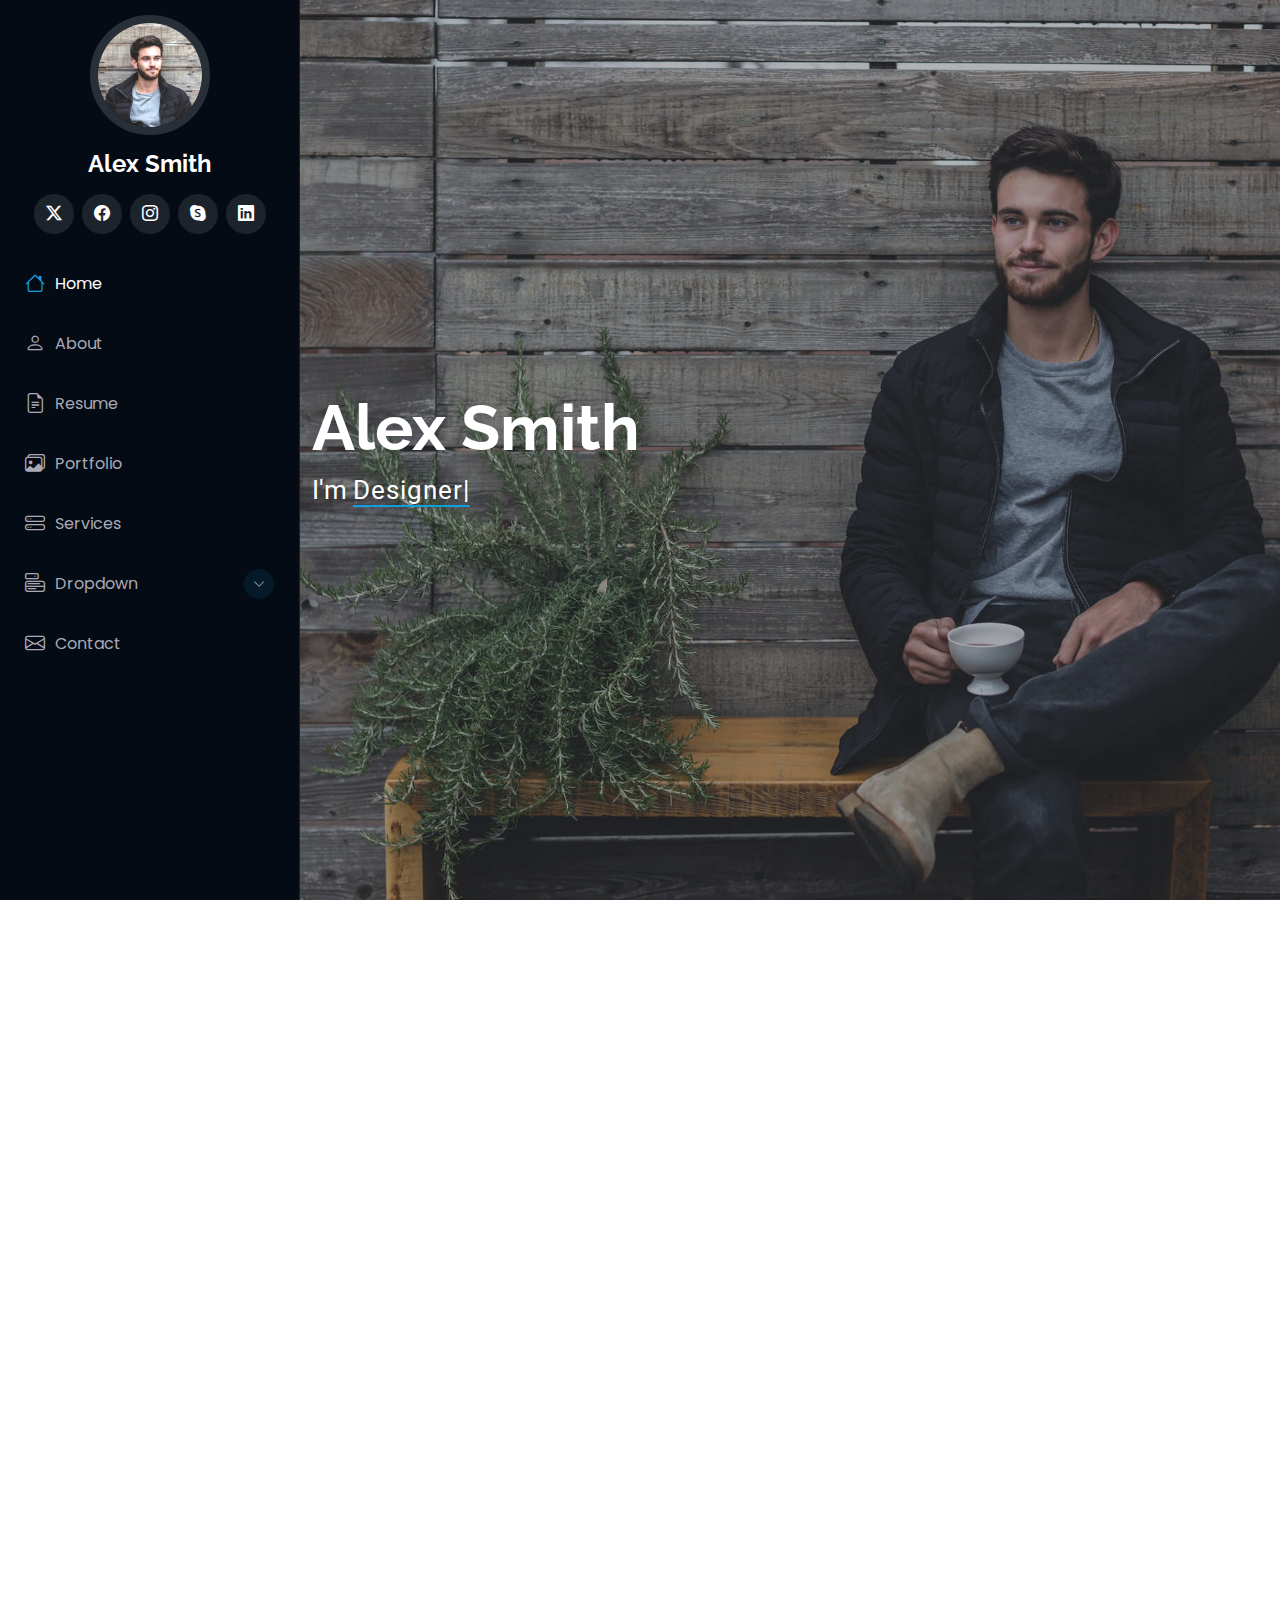
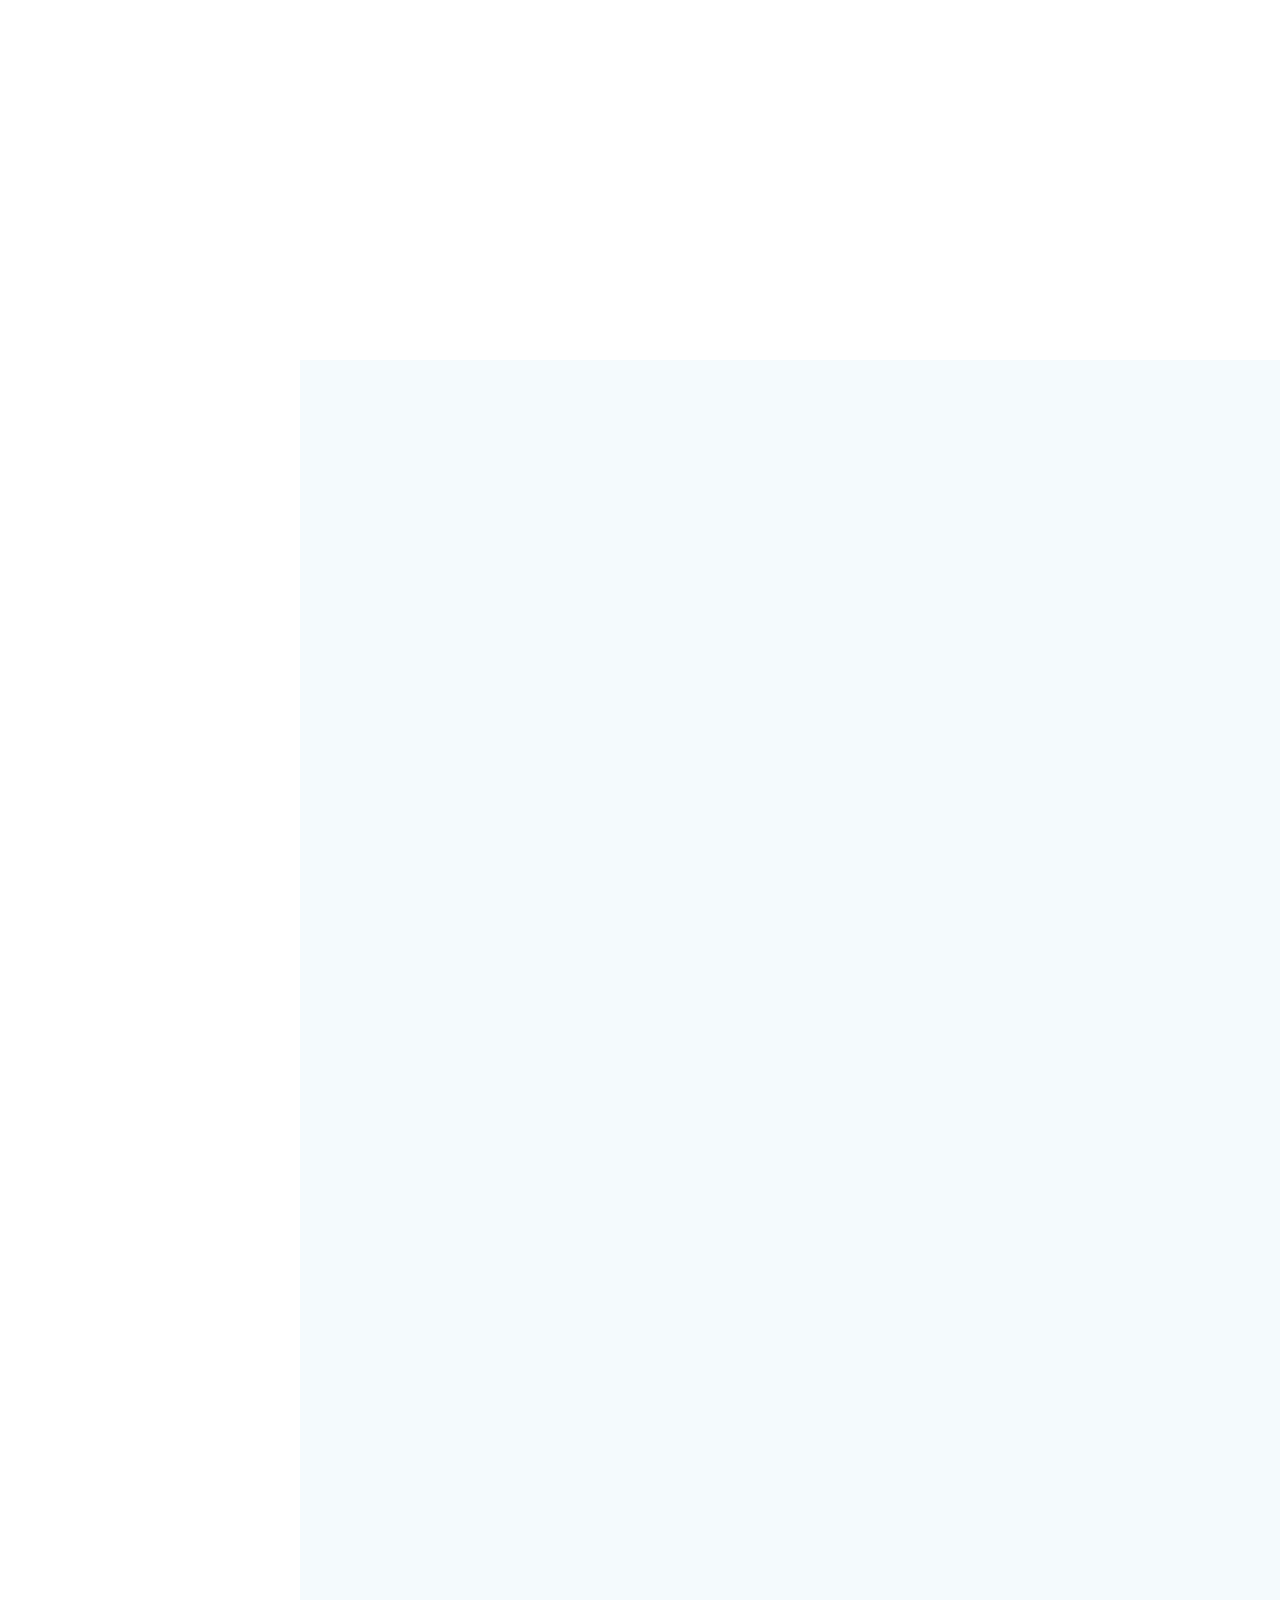
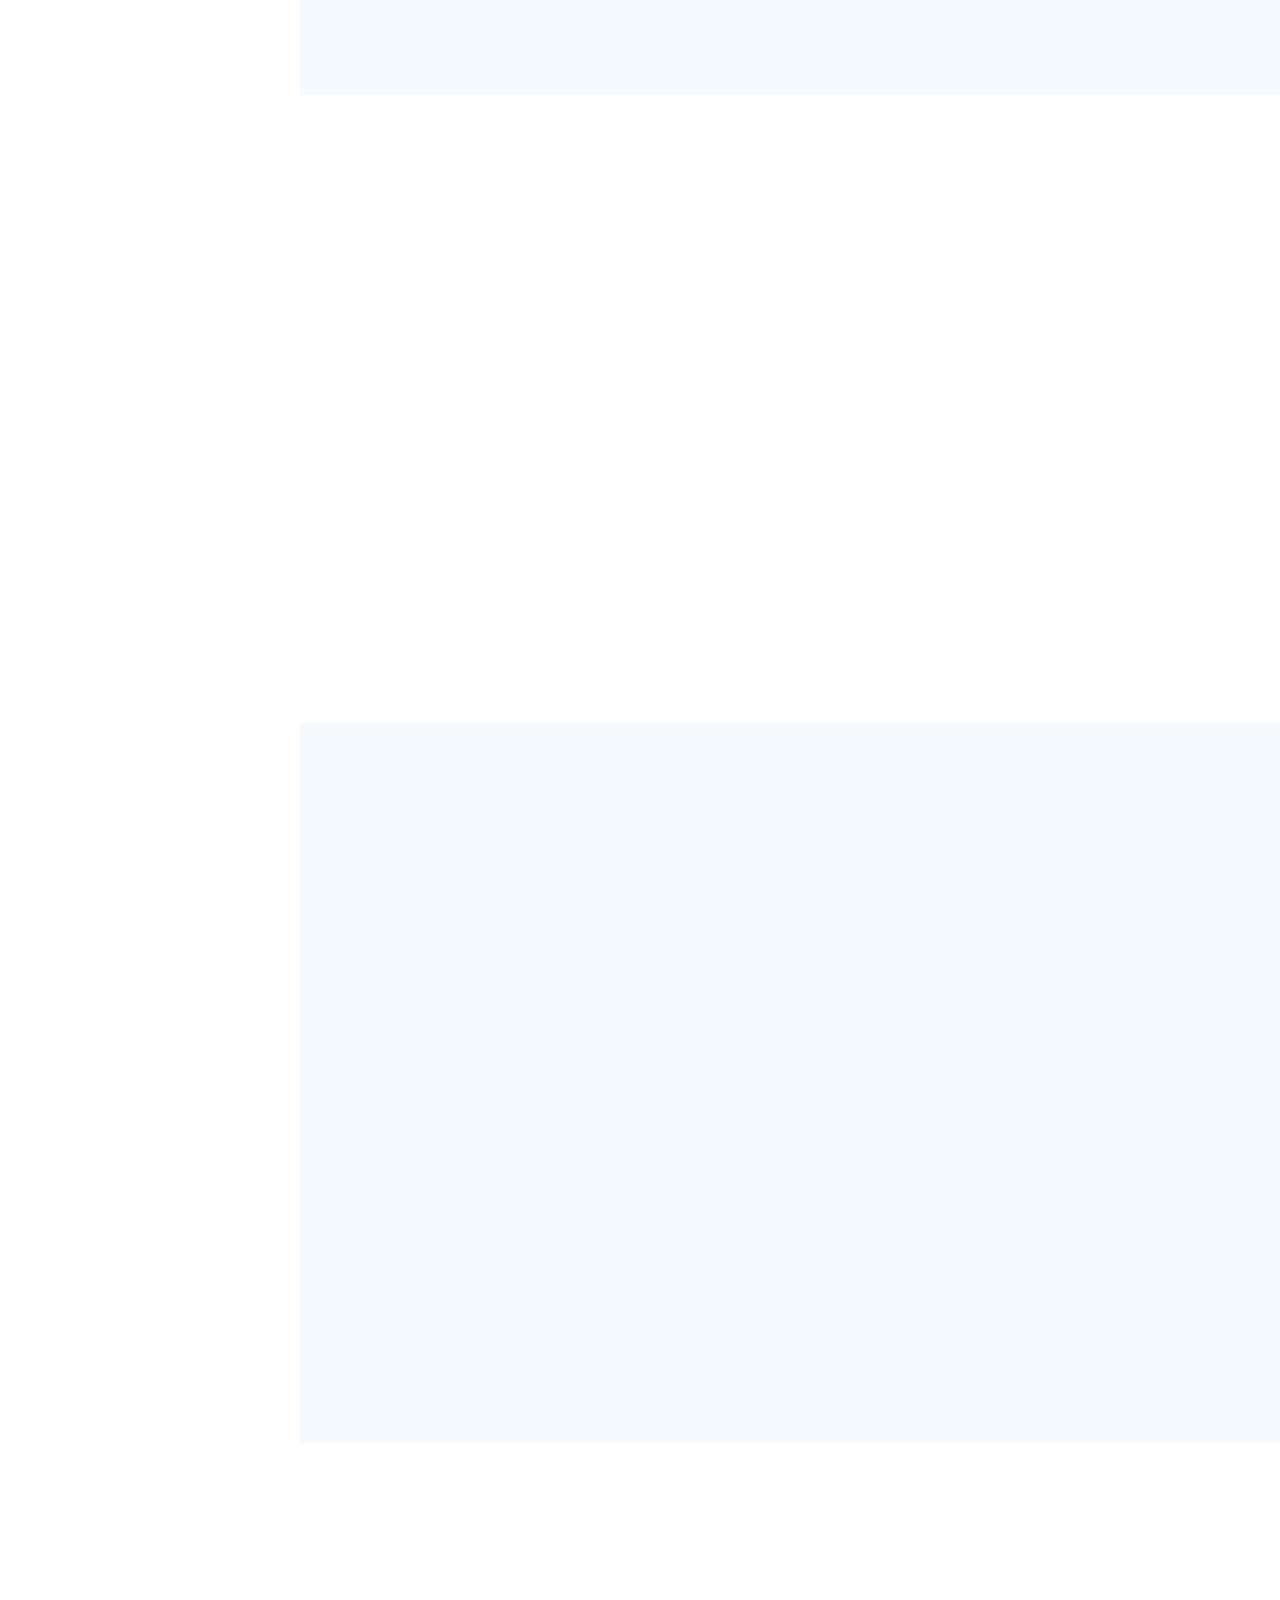
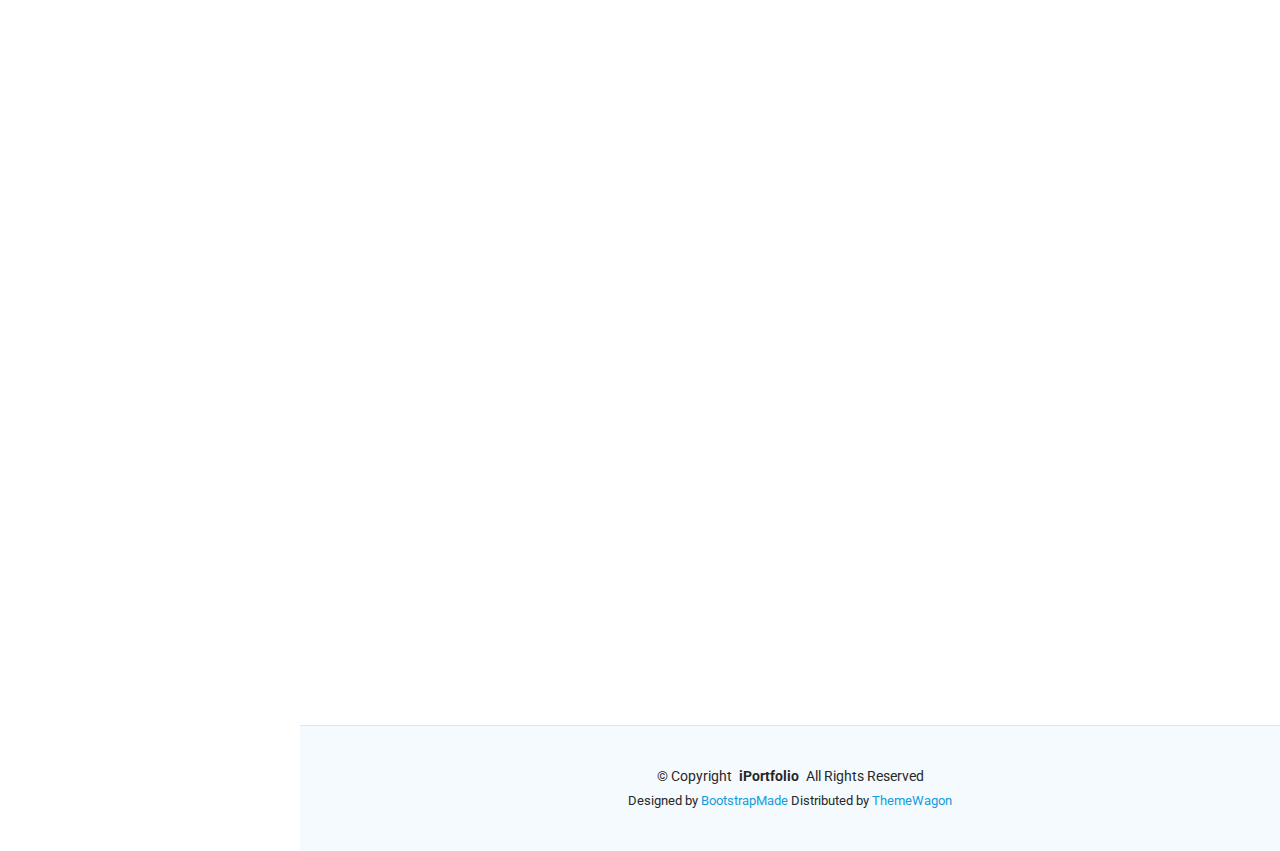
<file: index.html>
<!DOCTYPE html>
<html lang="en">

<head>
  <meta charset="utf-8">
  <meta content="width=device-width, initial-scale=1.0" name="viewport">
  <title>Index - iPortfolio Bootstrap Template</title>
  <meta content="" name="description">
  <meta content="" name="keywords">

  <!-- Favicons -->
  <link href="assets/img/favicon.png" rel="icon">
  <link href="assets/img/apple-touch-icon.png" rel="apple-touch-icon">

  <!-- Fonts -->
  <link href="https://fonts.googleapis.com" rel="preconnect">
  <link href="https://fonts.gstatic.com" rel="preconnect" crossorigin>
  <link href="https://fonts.googleapis.com/css2?family=Roboto:ital,wght@0,100;0,300;0,400;0,500;0,700;0,900;1,100;1,300;1,400;1,500;1,700;1,900&family=Poppins:ital,wght@0,100;0,200;0,300;0,400;0,500;0,600;0,700;0,800;0,900;1,100;1,200;1,300;1,400;1,500;1,600;1,700;1,800;1,900&family=Raleway:ital,wght@0,100;0,200;0,300;0,400;0,500;0,600;0,700;0,800;0,900;1,100;1,200;1,300;1,400;1,500;1,600;1,700;1,800;1,900&display=swap" rel="stylesheet">

  <!-- Vendor CSS Files -->
  <link href="assets/vendor/bootstrap/css/bootstrap.min.css" rel="stylesheet">
  <link href="assets/vendor/bootstrap-icons/bootstrap-icons.css" rel="stylesheet">
  <link href="assets/vendor/aos/aos.css" rel="stylesheet">
  <link href="assets/vendor/glightbox/css/glightbox.min.css" rel="stylesheet">
  <link href="assets/vendor/swiper/swiper-bundle.min.css" rel="stylesheet">

  <!-- Main CSS File -->
  <link href="assets/css/main.css" rel="stylesheet">

  <!-- =======================================================
  * Template Name: iPortfolio
  * Template URL: https://bootstrapmade.com/iportfolio-bootstrap-portfolio-websites-template/
  * Updated: Jun 29 2024 with Bootstrap v5.3.3
  * Author: BootstrapMade.com
  * License: https://bootstrapmade.com/license/
  ======================================================== -->
</head>

<body class="index-page">

  <header id="header" class="header dark-background d-flex flex-column">
    <i class="header-toggle d-xl-none bi bi-list"></i>

    <div class="profile-img">
      <img src="assets/img/my-profile-img.jpg" alt="" class="img-fluid rounded-circle">
    </div>

    <a href="index.html" class="logo d-flex align-items-center justify-content-center">
      <!-- Uncomment the line below if you also wish to use an image logo -->
      <!-- <img src="assets/img/logo.png" alt=""> -->
      <h1 class="sitename">Alex Smith</h1>
    </a>

    <div class="social-links text-center">
      <a href="#" class="twitter"><i class="bi bi-twitter-x"></i></a>
      <a href="#" class="facebook"><i class="bi bi-facebook"></i></a>
      <a href="#" class="instagram"><i class="bi bi-instagram"></i></a>
      <a href="#" class="google-plus"><i class="bi bi-skype"></i></a>
      <a href="#" class="linkedin"><i class="bi bi-linkedin"></i></a>
    </div>

    <nav id="navmenu" class="navmenu">
      <ul>
        <li><a href="#hero" class="active"><i class="bi bi-house navicon"></i>Home</a></li>
        <li><a href="#about"><i class="bi bi-person navicon"></i> About</a></li>
        <li><a href="#resume"><i class="bi bi-file-earmark-text navicon"></i> Resume</a></li>
        <li><a href="#portfolio"><i class="bi bi-images navicon"></i> Portfolio</a></li>
        <li><a href="#services"><i class="bi bi-hdd-stack navicon"></i> Services</a></li>
        <li class="dropdown"><a href="#"><i class="bi bi-menu-button navicon"></i> <span>Dropdown</span> <i class="bi bi-chevron-down toggle-dropdown"></i></a>
          <ul>
            <li><a href="#">Dropdown 1</a></li>
            <li class="dropdown"><a href="#"><span>Deep Dropdown</span> <i class="bi bi-chevron-down toggle-dropdown"></i></a>
              <ul>
                <li><a href="#">Deep Dropdown 1</a></li>
                <li><a href="#">Deep Dropdown 2</a></li>
                <li><a href="#">Deep Dropdown 3</a></li>
                <li><a href="#">Deep Dropdown 4</a></li>
                <li><a href="#">Deep Dropdown 5</a></li>
              </ul>
            </li>
            <li><a href="#">Dropdown 2</a></li>
            <li><a href="#">Dropdown 3</a></li>
            <li><a href="#">Dropdown 4</a></li>
          </ul>
        </li>
        <li><a href="#contact"><i class="bi bi-envelope navicon"></i> Contact</a></li>
      </ul>
    </nav>

  </header>

  <main class="main">

    <!-- Hero Section -->
    <section id="hero" class="hero section dark-background">

      <img src="assets/img/hero-bg.jpg" alt="" data-aos="fade-in" class="">

      <div class="container" data-aos="fade-up" data-aos-delay="100">
        <h2>Alex Smith</h2>
        <p>I'm <span class="typed" data-typed-items="Designer, Developer, Freelancer, Photographer">Designer</span><span class="typed-cursor typed-cursor--blink" aria-hidden="true"></span><span class="typed-cursor typed-cursor--blink" aria-hidden="true"></span></p>
      </div>

    </section><!-- /Hero Section -->

    <!-- About Section -->
    <section id="about" class="about section">

      <!-- Section Title -->
      <div class="container section-title" data-aos="fade-up">
        <h2>About</h2>
        <p>Magnam dolores commodi suscipit. Necessitatibus eius consequatur ex aliquid fuga eum quidem. Sit sint consectetur velit. Quisquam quos quisquam cupiditate. Et nemo qui impedit suscipit alias ea. Quia fugiat sit in iste officiis commodi quidem hic quas.</p>
      </div><!-- End Section Title -->

      <div class="container" data-aos="fade-up" data-aos-delay="100">

        <div class="row gy-4 justify-content-center">
          <div class="col-lg-4">
            <img src="assets/img/my-profile-img.jpg" class="img-fluid" alt="">
          </div>
          <div class="col-lg-8 content">
            <h2>UI/UX Designer &amp; Web Developer.</h2>
            <p class="fst-italic py-3">
              Lorem ipsum dolor sit amet, consectetur adipiscing elit, sed do eiusmod tempor incididunt ut labore et dolore
              magna aliqua.
            </p>
            <div class="row">
              <div class="col-lg-6">
                <ul>
                  <li><i class="bi bi-chevron-right"></i> <strong>Birthday:</strong> <span>1 May 1995</span></li>
                  <li><i class="bi bi-chevron-right"></i> <strong>Website:</strong> <span>www.example.com</span></li>
                  <li><i class="bi bi-chevron-right"></i> <strong>Phone:</strong> <span>+123 456 7890</span></li>
                  <li><i class="bi bi-chevron-right"></i> <strong>City:</strong> <span>New York, USA</span></li>
                </ul>
              </div>
              <div class="col-lg-6">
                <ul>
                  <li><i class="bi bi-chevron-right"></i> <strong>Age:</strong> <span>30</span></li>
                  <li><i class="bi bi-chevron-right"></i> <strong>Degree:</strong> <span>Master</span></li>
                  <li><i class="bi bi-chevron-right"></i> <strong>Email:</strong> <span>email@example.com</span></li>
                  <li><i class="bi bi-chevron-right"></i> <strong>Freelance:</strong> <span>Available</span></li>
                </ul>
              </div>
            </div>
            <p class="py-3">
              Officiis eligendi itaque labore et dolorum mollitia officiis optio vero. Quisquam sunt adipisci omnis et ut. Nulla accusantium dolor incidunt officia tempore. Et eius omnis.
              Cupiditate ut dicta maxime officiis quidem quia. Sed et consectetur qui quia repellendus itaque neque.
            </p>
          </div>
        </div>

      </div>

    </section><!-- /About Section -->

    <!-- Stats Section -->
    <section id="stats" class="stats section">

      <div class="container" data-aos="fade-up" data-aos-delay="100">

        <div class="row gy-4">

          <div class="col-lg-3 col-md-6">
            <div class="stats-item">
              <i class="bi bi-emoji-smile"></i>
              <span data-purecounter-start="0" data-purecounter-end="232" data-purecounter-duration="1" class="purecounter"></span>
              <p><strong>Happy Clients</strong> <span>consequuntur quae</span></p>
            </div>
          </div><!-- End Stats Item -->

          <div class="col-lg-3 col-md-6">
            <div class="stats-item">
              <i class="bi bi-journal-richtext"></i>
              <span data-purecounter-start="0" data-purecounter-end="521" data-purecounter-duration="1" class="purecounter"></span>
              <p><strong>Projects</strong> <span>adipisci atque cum quia aut</span></p>
            </div>
          </div><!-- End Stats Item -->

          <div class="col-lg-3 col-md-6">
            <div class="stats-item">
              <i class="bi bi-headset"></i>
              <span data-purecounter-start="0" data-purecounter-end="1453" data-purecounter-duration="1" class="purecounter"></span>
              <p><strong>Hours Of Support</strong> <span>aut commodi quaerat</span></p>
            </div>
          </div><!-- End Stats Item -->

          <div class="col-lg-3 col-md-6">
            <div class="stats-item">
              <i class="bi bi-people"></i>
              <span data-purecounter-start="0" data-purecounter-end="32" data-purecounter-duration="1" class="purecounter"></span>
              <p><strong>Hard Workers</strong> <span>rerum asperiores dolor</span></p>
            </div>
          </div><!-- End Stats Item -->

        </div>

      </div>

    </section><!-- /Stats Section -->

    <!-- Skills Section -->
    <section id="skills" class="skills section light-background">

      <!-- Section Title -->
      <div class="container section-title" data-aos="fade-up">
        <h2>Skills</h2>
        <p>Necessitatibus eius consequatur ex aliquid fuga eum quidem sint consectetur velit</p>
      </div><!-- End Section Title -->

      <div class="container" data-aos="fade-up" data-aos-delay="100">

        <div class="row skills-content skills-animation">

          <div class="col-lg-6">

            <div class="progress">
              <span class="skill"><span>HTML</span> <i class="val">100%</i></span>
              <div class="progress-bar-wrap">
                <div class="progress-bar" role="progressbar" aria-valuenow="100" aria-valuemin="0" aria-valuemax="100"></div>
              </div>
            </div><!-- End Skills Item -->

            <div class="progress">
              <span class="skill"><span>CSS</span> <i class="val">90%</i></span>
              <div class="progress-bar-wrap">
                <div class="progress-bar" role="progressbar" aria-valuenow="90" aria-valuemin="0" aria-valuemax="100"></div>
              </div>
            </div><!-- End Skills Item -->

            <div class="progress">
              <span class="skill"><span>JavaScript</span> <i class="val">75%</i></span>
              <div class="progress-bar-wrap">
                <div class="progress-bar" role="progressbar" aria-valuenow="75" aria-valuemin="0" aria-valuemax="100"></div>
              </div>
            </div><!-- End Skills Item -->

          </div>

          <div class="col-lg-6">

            <div class="progress">
              <span class="skill"><span>PHP</span> <i class="val">80%</i></span>
              <div class="progress-bar-wrap">
                <div class="progress-bar" role="progressbar" aria-valuenow="80" aria-valuemin="0" aria-valuemax="100"></div>
              </div>
            </div><!-- End Skills Item -->

            <div class="progress">
              <span class="skill"><span>WordPress/CMS</span> <i class="val">90%</i></span>
              <div class="progress-bar-wrap">
                <div class="progress-bar" role="progressbar" aria-valuenow="90" aria-valuemin="0" aria-valuemax="100"></div>
              </div>
            </div><!-- End Skills Item -->

            <div class="progress">
              <span class="skill"><span>Photoshop</span> <i class="val">55%</i></span>
              <div class="progress-bar-wrap">
                <div class="progress-bar" role="progressbar" aria-valuenow="55" aria-valuemin="0" aria-valuemax="100"></div>
              </div>
            </div><!-- End Skills Item -->

          </div>

        </div>

      </div>

    </section><!-- /Skills Section -->

    <!-- Resume Section -->
    <section id="resume" class="resume section">

      <!-- Section Title -->
      <div class="container section-title" data-aos="fade-up">
        <h2>Resume</h2>
        <p>Magnam dolores commodi suscipit. Necessitatibus eius consequatur ex aliquid fuga eum quidem. Sit sint consectetur velit. Quisquam quos quisquam cupiditate. Et nemo qui impedit suscipit alias ea. Quia fugiat sit in iste officiis commodi quidem hic quas.</p>
      </div><!-- End Section Title -->

      <div class="container">

        <div class="row">

          <div class="col-lg-6" data-aos="fade-up" data-aos-delay="100">
            <h3 class="resume-title">Sumary</h3>

            <div class="resume-item pb-0">
              <h4>Brandon Johnson</h4>
              <p><em>Innovative and deadline-driven Graphic Designer with 3+ years of experience designing and developing user-centered digital/print marketing material from initial concept to final, polished deliverable.</em></p>
              <ul>
                <li>Portland par 127,Orlando, FL</li>
                <li>(123) 456-7891</li>
                <li>alice.barkley@example.com</li>
              </ul>
            </div><!-- Edn Resume Item -->

            <h3 class="resume-title">Education</h3>
            <div class="resume-item">
              <h4>Master of Fine Arts &amp; Graphic Design</h4>
              <h5>2015 - 2016</h5>
              <p><em>Rochester Institute of Technology, Rochester, NY</em></p>
              <p>Qui deserunt veniam. Et sed aliquam labore tempore sed quisquam iusto autem sit. Ea vero voluptatum qui ut dignissimos deleniti nerada porti sand markend</p>
            </div><!-- Edn Resume Item -->

            <div class="resume-item">
              <h4>Bachelor of Fine Arts &amp; Graphic Design</h4>
              <h5>2010 - 2014</h5>
              <p><em>Rochester Institute of Technology, Rochester, NY</em></p>
              <p>Quia nobis sequi est occaecati aut. Repudiandae et iusto quae reiciendis et quis Eius vel ratione eius unde vitae rerum voluptates asperiores voluptatem Earum molestiae consequatur neque etlon sader mart dila</p>
            </div><!-- Edn Resume Item -->

          </div>

          <div class="col-lg-6" data-aos="fade-up" data-aos-delay="200">
            <h3 class="resume-title">Professional Experience</h3>
            <div class="resume-item">
              <h4>Senior graphic design specialist</h4>
              <h5>2019 - Present</h5>
              <p><em>Experion, New York, NY </em></p>
              <ul>
                <li>Lead in the design, development, and implementation of the graphic, layout, and production communication materials</li>
                <li>Delegate tasks to the 7 members of the design team and provide counsel on all aspects of the project. </li>
                <li>Supervise the assessment of all graphic materials in order to ensure quality and accuracy of the design</li>
                <li>Oversee the efficient use of production project budgets ranging from $2,000 - $25,000</li>
              </ul>
            </div><!-- Edn Resume Item -->

            <div class="resume-item">
              <h4>Graphic design specialist</h4>
              <h5>2017 - 2018</h5>
              <p><em>Stepping Stone Advertising, New York, NY</em></p>
              <ul>
                <li>Developed numerous marketing programs (logos, brochures,infographics, presentations, and advertisements).</li>
                <li>Managed up to 5 projects or tasks at a given time while under pressure</li>
                <li>Recommended and consulted with clients on the most appropriate graphic design</li>
                <li>Created 4+ design presentations and proposals a month for clients and account managers</li>
              </ul>
            </div><!-- Edn Resume Item -->

          </div>

        </div>

      </div>

    </section><!-- /Resume Section -->

    <!-- Portfolio Section -->
    <section id="portfolio" class="portfolio section light-background">

      <!-- Section Title -->
      <div class="container section-title" data-aos="fade-up">
        <h2>Portfolio</h2>
        <p>Magnam dolores commodi suscipit. Necessitatibus eius consequatur ex aliquid fuga eum quidem. Sit sint consectetur velit. Quisquam quos quisquam cupiditate. Et nemo qui impedit suscipit alias ea. Quia fugiat sit in iste officiis commodi quidem hic quas.</p>
      </div><!-- End Section Title -->

      <div class="container">

        <div class="isotope-layout" data-default-filter="*" data-layout="masonry" data-sort="original-order">

          <ul class="portfolio-filters isotope-filters" data-aos="fade-up" data-aos-delay="100">
            <li data-filter="*" class="filter-active">All</li>
            <li data-filter=".filter-app">App</li>
            <li data-filter=".filter-product">Product</li>
            <li data-filter=".filter-branding">Branding</li>
            <li data-filter=".filter-books">Books</li>
          </ul><!-- End Portfolio Filters -->

          <div class="row gy-4 isotope-container" data-aos="fade-up" data-aos-delay="200">

            <div class="col-lg-4 col-md-6 portfolio-item isotope-item filter-app">
              <div class="portfolio-content h-100">
                <img src="assets/img/portfolio/app-1.jpg" class="img-fluid" alt="">
                <div class="portfolio-info">
                  <h4>App 1</h4>
                  <p>Lorem ipsum, dolor sit amet consectetur</p>
                  <a href="assets/img/portfolio/app-1.jpg" title="App 1" data-gallery="portfolio-gallery-app" class="glightbox preview-link"><i class="bi bi-zoom-in"></i></a>
                  <a href="portfolio-details.html" title="More Details" class="details-link"><i class="bi bi-link-45deg"></i></a>
                </div>
              </div>
            </div><!-- End Portfolio Item -->

            <div class="col-lg-4 col-md-6 portfolio-item isotope-item filter-product">
              <div class="portfolio-content h-100">
                <img src="assets/img/portfolio/product-1.jpg" class="img-fluid" alt="">
                <div class="portfolio-info">
                  <h4>Product 1</h4>
                  <p>Lorem ipsum, dolor sit amet consectetur</p>
                  <a href="assets/img/portfolio/product-1.jpg" title="Product 1" data-gallery="portfolio-gallery-product" class="glightbox preview-link"><i class="bi bi-zoom-in"></i></a>
                  <a href="portfolio-details.html" title="More Details" class="details-link"><i class="bi bi-link-45deg"></i></a>
                </div>
              </div>
            </div><!-- End Portfolio Item -->

            <div class="col-lg-4 col-md-6 portfolio-item isotope-item filter-branding">
              <div class="portfolio-content h-100">
                <img src="assets/img/portfolio/branding-1.jpg" class="img-fluid" alt="">
                <div class="portfolio-info">
                  <h4>Branding 1</h4>
                  <p>Lorem ipsum, dolor sit amet consectetur</p>
                  <a href="assets/img/portfolio/branding-1.jpg" title="Branding 1" data-gallery="portfolio-gallery-branding" class="glightbox preview-link"><i class="bi bi-zoom-in"></i></a>
                  <a href="portfolio-details.html" title="More Details" class="details-link"><i class="bi bi-link-45deg"></i></a>
                </div>
              </div>
            </div><!-- End Portfolio Item -->

            <div class="col-lg-4 col-md-6 portfolio-item isotope-item filter-books">
              <div class="portfolio-content h-100">
                <img src="assets/img/portfolio/books-1.jpg" class="img-fluid" alt="">
                <div class="portfolio-info">
                  <h4>Books 1</h4>
                  <p>Lorem ipsum, dolor sit amet consectetur</p>
                  <a href="assets/img/portfolio/books-1.jpg" title="Branding 1" data-gallery="portfolio-gallery-book" class="glightbox preview-link"><i class="bi bi-zoom-in"></i></a>
                  <a href="portfolio-details.html" title="More Details" class="details-link"><i class="bi bi-link-45deg"></i></a>
                </div>
              </div>
            </div><!-- End Portfolio Item -->

            <div class="col-lg-4 col-md-6 portfolio-item isotope-item filter-app">
              <div class="portfolio-content h-100">
                <img src="assets/img/portfolio/app-2.jpg" class="img-fluid" alt="">
                <div class="portfolio-info">
                  <h4>App 2</h4>
                  <p>Lorem ipsum, dolor sit amet consectetur</p>
                  <a href="assets/img/portfolio/app-2.jpg" title="App 2" data-gallery="portfolio-gallery-app" class="glightbox preview-link"><i class="bi bi-zoom-in"></i></a>
                  <a href="portfolio-details.html" title="More Details" class="details-link"><i class="bi bi-link-45deg"></i></a>
                </div>
              </div>
            </div><!-- End Portfolio Item -->

            <div class="col-lg-4 col-md-6 portfolio-item isotope-item filter-product">
              <div class="portfolio-content h-100">
                <img src="assets/img/portfolio/product-2.jpg" class="img-fluid" alt="">
                <div class="portfolio-info">
                  <h4>Product 2</h4>
                  <p>Lorem ipsum, dolor sit amet consectetur</p>
                  <a href="assets/img/portfolio/product-2.jpg" title="Product 2" data-gallery="portfolio-gallery-product" class="glightbox preview-link"><i class="bi bi-zoom-in"></i></a>
                  <a href="portfolio-details.html" title="More Details" class="details-link"><i class="bi bi-link-45deg"></i></a>
                </div>
              </div>
            </div><!-- End Portfolio Item -->

            <div class="col-lg-4 col-md-6 portfolio-item isotope-item filter-branding">
              <div class="portfolio-content h-100">
                <img src="assets/img/portfolio/branding-2.jpg" class="img-fluid" alt="">
                <div class="portfolio-info">
                  <h4>Branding 2</h4>
                  <p>Lorem ipsum, dolor sit amet consectetur</p>
                  <a href="assets/img/portfolio/branding-2.jpg" title="Branding 2" data-gallery="portfolio-gallery-branding" class="glightbox preview-link"><i class="bi bi-zoom-in"></i></a>
                  <a href="portfolio-details.html" title="More Details" class="details-link"><i class="bi bi-link-45deg"></i></a>
                </div>
              </div>
            </div><!-- End Portfolio Item -->

            <div class="col-lg-4 col-md-6 portfolio-item isotope-item filter-books">
              <div class="portfolio-content h-100">
                <img src="assets/img/portfolio/books-2.jpg" class="img-fluid" alt="">
                <div class="portfolio-info">
                  <h4>Books 2</h4>
                  <p>Lorem ipsum, dolor sit amet consectetur</p>
                  <a href="assets/img/portfolio/books-2.jpg" title="Branding 2" data-gallery="portfolio-gallery-book" class="glightbox preview-link"><i class="bi bi-zoom-in"></i></a>
                  <a href="portfolio-details.html" title="More Details" class="details-link"><i class="bi bi-link-45deg"></i></a>
                </div>
              </div>
            </div><!-- End Portfolio Item -->

            <div class="col-lg-4 col-md-6 portfolio-item isotope-item filter-app">
              <div class="portfolio-content h-100">
                <img src="assets/img/portfolio/app-3.jpg" class="img-fluid" alt="">
                <div class="portfolio-info">
                  <h4>App 3</h4>
                  <p>Lorem ipsum, dolor sit amet consectetur</p>
                  <a href="assets/img/portfolio/app-3.jpg" title="App 3" data-gallery="portfolio-gallery-app" class="glightbox preview-link"><i class="bi bi-zoom-in"></i></a>
                  <a href="portfolio-details.html" title="More Details" class="details-link"><i class="bi bi-link-45deg"></i></a>
                </div>
              </div>
            </div><!-- End Portfolio Item -->

            <div class="col-lg-4 col-md-6 portfolio-item isotope-item filter-product">
              <div class="portfolio-content h-100">
                <img src="assets/img/portfolio/product-3.jpg" class="img-fluid" alt="">
                <div class="portfolio-info">
                  <h4>Product 3</h4>
                  <p>Lorem ipsum, dolor sit amet consectetur</p>
                  <a href="assets/img/portfolio/product-3.jpg" title="Product 3" data-gallery="portfolio-gallery-product" class="glightbox preview-link"><i class="bi bi-zoom-in"></i></a>
                  <a href="portfolio-details.html" title="More Details" class="details-link"><i class="bi bi-link-45deg"></i></a>
                </div>
              </div>
            </div><!-- End Portfolio Item -->

            <div class="col-lg-4 col-md-6 portfolio-item isotope-item filter-branding">
              <div class="portfolio-content h-100">
                <img src="assets/img/portfolio/branding-3.jpg" class="img-fluid" alt="">
                <div class="portfolio-info">
                  <h4>Branding 3</h4>
                  <p>Lorem ipsum, dolor sit amet consectetur</p>
                  <a href="assets/img/portfolio/branding-3.jpg" title="Branding 2" data-gallery="portfolio-gallery-branding" class="glightbox preview-link"><i class="bi bi-zoom-in"></i></a>
                  <a href="portfolio-details.html" title="More Details" class="details-link"><i class="bi bi-link-45deg"></i></a>
                </div>
              </div>
            </div><!-- End Portfolio Item -->

            <div class="col-lg-4 col-md-6 portfolio-item isotope-item filter-books">
              <div class="portfolio-content h-100">
                <img src="assets/img/portfolio/books-3.jpg" class="img-fluid" alt="">
                <div class="portfolio-info">
                  <h4>Books 3</h4>
                  <p>Lorem ipsum, dolor sit amet consectetur</p>
                  <a href="assets/img/portfolio/books-3.jpg" title="Branding 3" data-gallery="portfolio-gallery-book" class="glightbox preview-link"><i class="bi bi-zoom-in"></i></a>
                  <a href="portfolio-details.html" title="More Details" class="details-link"><i class="bi bi-link-45deg"></i></a>
                </div>
              </div>
            </div><!-- End Portfolio Item -->

          </div><!-- End Portfolio Container -->

        </div>

      </div>

    </section><!-- /Portfolio Section -->

    <!-- Services Section -->
    <section id="services" class="services section">

      <!-- Section Title -->
      <div class="container section-title" data-aos="fade-up">
        <h2>Services</h2>
        <p>Magnam dolores commodi suscipit. Necessitatibus eius consequatur ex aliquid fuga eum quidem. Sit sint consectetur velit. Quisquam quos quisquam cupiditate. Et nemo qui impedit suscipit alias ea. Quia fugiat sit in iste officiis commodi quidem hic quas.</p>
      </div><!-- End Section Title -->

      <div class="container">

        <div class="row gy-4">

          <div class="col-lg-4 col-md-6 service-item d-flex" data-aos="fade-up" data-aos-delay="100">
            <div class="icon flex-shrink-0"><i class="bi bi-briefcase"></i></div>
            <div>
              <h4 class="title"><a href="service-details.html" class="stretched-link">Lorem Ipsum</a></h4>
              <p class="description">Voluptatum deleniti atque corrupti quos dolores et quas molestias excepturi sint occaecati cupiditate non provident</p>
            </div>
          </div>
          <!-- End Service Item -->

          <div class="col-lg-4 col-md-6 service-item d-flex" data-aos="fade-up" data-aos-delay="200">
            <div class="icon flex-shrink-0"><i class="bi bi-card-checklist"></i></div>
            <div>
              <h4 class="title"><a href="service-details.html" class="stretched-link">Dolor Sitema</a></h4>
              <p class="description">Minim veniam, quis nostrud exercitation ullamco laboris nisi ut aliquip ex ea commodo consequat tarad limino ata</p>
            </div>
          </div><!-- End Service Item -->

          <div class="col-lg-4 col-md-6 service-item d-flex" data-aos="fade-up" data-aos-delay="300">
            <div class="icon flex-shrink-0"><i class="bi bi-bar-chart"></i></div>
            <div>
              <h4 class="title"><a href="service-details.html" class="stretched-link">Sed ut perspiciatis</a></h4>
              <p class="description">Duis aute irure dolor in reprehenderit in voluptate velit esse cillum dolore eu fugiat nulla pariatur</p>
            </div>
          </div><!-- End Service Item -->

          <div class="col-lg-4 col-md-6 service-item d-flex" data-aos="fade-up" data-aos-delay="400">
            <div class="icon flex-shrink-0"><i class="bi bi-binoculars"></i></div>
            <div>
              <h4 class="title"><a href="service-details.html" class="stretched-link">Magni Dolores</a></h4>
              <p class="description">Excepteur sint occaecat cupidatat non proident, sunt in culpa qui officia deserunt mollit anim id est laborum</p>
            </div>
          </div><!-- End Service Item -->

          <div class="col-lg-4 col-md-6 service-item d-flex" data-aos="fade-up" data-aos-delay="500">
            <div class="icon flex-shrink-0"><i class="bi bi-brightness-high"></i></div>
            <div>
              <h4 class="title"><a href="service-details.html" class="stretched-link">Nemo Enim</a></h4>
              <p class="description">At vero eos et accusamus et iusto odio dignissimos ducimus qui blanditiis praesentium voluptatum deleniti atque</p>
            </div>
          </div><!-- End Service Item -->

          <div class="col-lg-4 col-md-6 service-item d-flex" data-aos="fade-up" data-aos-delay="600">
            <div class="icon flex-shrink-0"><i class="bi bi-calendar4-week"></i></div>
            <div>
              <h4 class="title"><a href="service-details.html" class="stretched-link">Eiusmod Tempor</a></h4>
              <p class="description">Et harum quidem rerum facilis est et expedita distinctio. Nam libero tempore, cum soluta nobis est eligendi</p>
            </div>
          </div><!-- End Service Item -->

        </div>

      </div>

    </section><!-- /Services Section -->

    <!-- Testimonials Section -->
    <section id="testimonials" class="testimonials section light-background">

      <!-- Section Title -->
      <div class="container section-title" data-aos="fade-up">
        <h2>Testimonials</h2>
        <p>Necessitatibus eius consequatur ex aliquid fuga eum quidem sint consectetur velit</p>
      </div><!-- End Section Title -->

      <div class="container" data-aos="fade-up" data-aos-delay="100">

        <div class="swiper init-swiper">
          <script type="application/json" class="swiper-config">
            {
              "loop": true,
              "speed": 600,
              "autoplay": {
                "delay": 5000
              },
              "slidesPerView": "auto",
              "pagination": {
                "el": ".swiper-pagination",
                "type": "bullets",
                "clickable": true
              },
              "breakpoints": {
                "320": {
                  "slidesPerView": 1,
                  "spaceBetween": 40
                },
                "1200": {
                  "slidesPerView": 3,
                  "spaceBetween": 1
                }
              }
            }
          </script>
          <div class="swiper-wrapper">

            <div class="swiper-slide">
              <div class="testimonial-item">
                <p>
                  <i class="bi bi-quote quote-icon-left"></i>
                  <span>Proin iaculis purus consequat sem cure digni ssim donec porttitora entum suscipit rhoncus. Accusantium quam, ultricies eget id, aliquam eget nibh et. Maecen aliquam, risus at semper.</span>
                  <i class="bi bi-quote quote-icon-right"></i>
                </p>
                <img src="assets/img/testimonials/testimonials-1.jpg" class="testimonial-img" alt="">
                <h3>Saul Goodman</h3>
                <h4>Ceo &amp; Founder</h4>
              </div>
            </div><!-- End testimonial item -->

            <div class="swiper-slide">
              <div class="testimonial-item">
                <p>
                  <i class="bi bi-quote quote-icon-left"></i>
                  <span>Export tempor illum tamen malis malis eram quae irure esse labore quem cillum quid malis quorum velit fore eram velit sunt aliqua noster fugiat irure amet legam anim culpa.</span>
                  <i class="bi bi-quote quote-icon-right"></i>
                </p>
                <img src="assets/img/testimonials/testimonials-2.jpg" class="testimonial-img" alt="">
                <h3>Sara Wilsson</h3>
                <h4>Designer</h4>
              </div>
            </div><!-- End testimonial item -->

            <div class="swiper-slide">
              <div class="testimonial-item">
                <p>
                  <i class="bi bi-quote quote-icon-left"></i>
                  <span>Enim nisi quem export duis labore cillum quae magna enim sint quorum nulla quem veniam duis minim tempor labore quem eram duis noster aute amet eram fore quis sint minim.</span>
                  <i class="bi bi-quote quote-icon-right"></i>
                </p>
                <img src="assets/img/testimonials/testimonials-3.jpg" class="testimonial-img" alt="">
                <h3>Jena Karlis</h3>
                <h4>Store Owner</h4>
              </div>
            </div><!-- End testimonial item -->

            <div class="swiper-slide">
              <div class="testimonial-item">
                <p>
                  <i class="bi bi-quote quote-icon-left"></i>
                  <span>Fugiat enim eram quae cillum dolore dolor amet nulla culpa multos export minim fugiat dolor enim duis veniam ipsum anim magna sunt elit fore quem dolore labore illum veniam.</span>
                  <i class="bi bi-quote quote-icon-right"></i>
                </p>
                <img src="assets/img/testimonials/testimonials-4.jpg" class="testimonial-img" alt="">
                <h3>Matt Brandon</h3>
                <h4>Freelancer</h4>
              </div>
            </div><!-- End testimonial item -->

            <div class="swiper-slide">
              <div class="testimonial-item">
                <p>
                  <i class="bi bi-quote quote-icon-left"></i>
                  <span>Quis quorum aliqua sint quem legam fore sunt eram irure aliqua veniam tempor noster veniam sunt culpa nulla illum cillum fugiat legam esse veniam culpa fore nisi cillum quid.</span>
                  <i class="bi bi-quote quote-icon-right"></i>
                </p>
                <img src="assets/img/testimonials/testimonials-5.jpg" class="testimonial-img" alt="">
                <h3>John Larson</h3>
                <h4>Entrepreneur</h4>
              </div>
            </div><!-- End testimonial item -->

          </div>
          <div class="swiper-pagination"></div>
        </div>

      </div>

    </section><!-- /Testimonials Section -->

    <!-- Contact Section -->
    <section id="contact" class="contact section">

      <!-- Section Title -->
      <div class="container section-title" data-aos="fade-up">
        <h2>Contact</h2>
        <p>Necessitatibus eius consequatur ex aliquid fuga eum quidem sint consectetur velit</p>
      </div><!-- End Section Title -->

      <div class="container" data-aos="fade-up" data-aos-delay="100">

        <div class="row gy-4">

          <div class="col-lg-5">

            <div class="info-wrap">
              <div class="info-item d-flex" data-aos="fade-up" data-aos-delay="200">
                <i class="bi bi-geo-alt flex-shrink-0"></i>
                <div>
                  <h3>Address</h3>
                  <p>A108 Adam Street, New York, NY 535022</p>
                </div>
              </div><!-- End Info Item -->

              <div class="info-item d-flex" data-aos="fade-up" data-aos-delay="300">
                <i class="bi bi-telephone flex-shrink-0"></i>
                <div>
                  <h3>Call Us</h3>
                  <p>+1 5589 55488 55</p>
                </div>
              </div><!-- End Info Item -->

              <div class="info-item d-flex" data-aos="fade-up" data-aos-delay="400">
                <i class="bi bi-envelope flex-shrink-0"></i>
                <div>
                  <h3>Email Us</h3>
                  <p>info@example.com</p>
                </div>
              </div><!-- End Info Item -->

              <iframe src="https://www.google.com/maps/embed?pb=!1m14!1m8!1m3!1d48389.78314118045!2d-74.006138!3d40.710059!3m2!1i1024!2i768!4f13.1!3m3!1m2!1s0x89c25a22a3bda30d%3A0xb89d1fe6bc499443!2sDowntown%20Conference%20Center!5e0!3m2!1sen!2sus!4v1676961268712!5m2!1sen!2sus" frameborder="0" style="border:0; width: 100%; height: 270px;" allowfullscreen="" loading="lazy" referrerpolicy="no-referrer-when-downgrade"></iframe>
            </div>
          </div>

          <div class="col-lg-7">
            <form action="forms/contact.php" method="post" class="php-email-form" data-aos="fade-up" data-aos-delay="200">
              <div class="row gy-4">

                <div class="col-md-6">
                  <label for="name-field" class="pb-2">Your Name</label>
                  <input type="text" name="name" id="name-field" class="form-control" required="">
                </div>

                <div class="col-md-6">
                  <label for="email-field" class="pb-2">Your Email</label>
                  <input type="email" class="form-control" name="email" id="email-field" required="">
                </div>

                <div class="col-md-12">
                  <label for="subject-field" class="pb-2">Subject</label>
                  <input type="text" class="form-control" name="subject" id="subject-field" required="">
                </div>

                <div class="col-md-12">
                  <label for="message-field" class="pb-2">Message</label>
                  <textarea class="form-control" name="message" rows="10" id="message-field" required=""></textarea>
                </div>

                <div class="col-md-12 text-center">
                  <div class="loading">Loading</div>
                  <div class="error-message"></div>
                  <div class="sent-message">Your message has been sent. Thank you!</div>

                  <button type="submit">Send Message</button>
                </div>

              </div>
            </form>
          </div><!-- End Contact Form -->

        </div>

      </div>

    </section><!-- /Contact Section -->

  </main>

  <footer id="footer" class="footer position-relative light-background">

    <div class="container">
      <div class="copyright text-center ">
        <p>© <span>Copyright</span> <strong class="px-1 sitename">iPortfolio</strong> <span>All Rights Reserved</span></p>
      </div>
      <div class="credits">
        <!-- All the links in the footer should remain intact. -->
        <!-- You can delete the links only if you've purchased the pro version. -->
        <!-- Licensing information: https://bootstrapmade.com/license/ -->
        <!-- Purchase the pro version with working PHP/AJAX contact form: [buy-url] -->
        Designed by <a href="https://bootstrapmade.com/">BootstrapMade</a> Distributed by <a href="https://themewagon.com">ThemeWagon</a>
      </div>
    </div>

  </footer>

  <!-- Scroll Top -->
  <a href="#" id="scroll-top" class="scroll-top d-flex align-items-center justify-content-center"><i class="bi bi-arrow-up-short"></i></a>

  <!-- Preloader -->
  <div id="preloader"></div>

  <!-- Vendor JS Files -->
  <script src="assets/vendor/bootstrap/js/bootstrap.bundle.min.js"></script>
  <script src="assets/vendor/php-email-form/validate.js"></script>
  <script src="assets/vendor/aos/aos.js"></script>
  <script src="assets/vendor/typed.js/typed.umd.js"></script>
  <script src="assets/vendor/purecounter/purecounter_vanilla.js"></script>
  <script src="assets/vendor/waypoints/noframework.waypoints.js"></script>
  <script src="assets/vendor/glightbox/js/glightbox.min.js"></script>
  <script src="assets/vendor/imagesloaded/imagesloaded.pkgd.min.js"></script>
  <script src="assets/vendor/isotope-layout/isotope.pkgd.min.js"></script>
  <script src="assets/vendor/swiper/swiper-bundle.min.js"></script>

  <!-- Main JS File -->
  <script src="assets/js/main.js"></script>

</body>

</html>
</file>
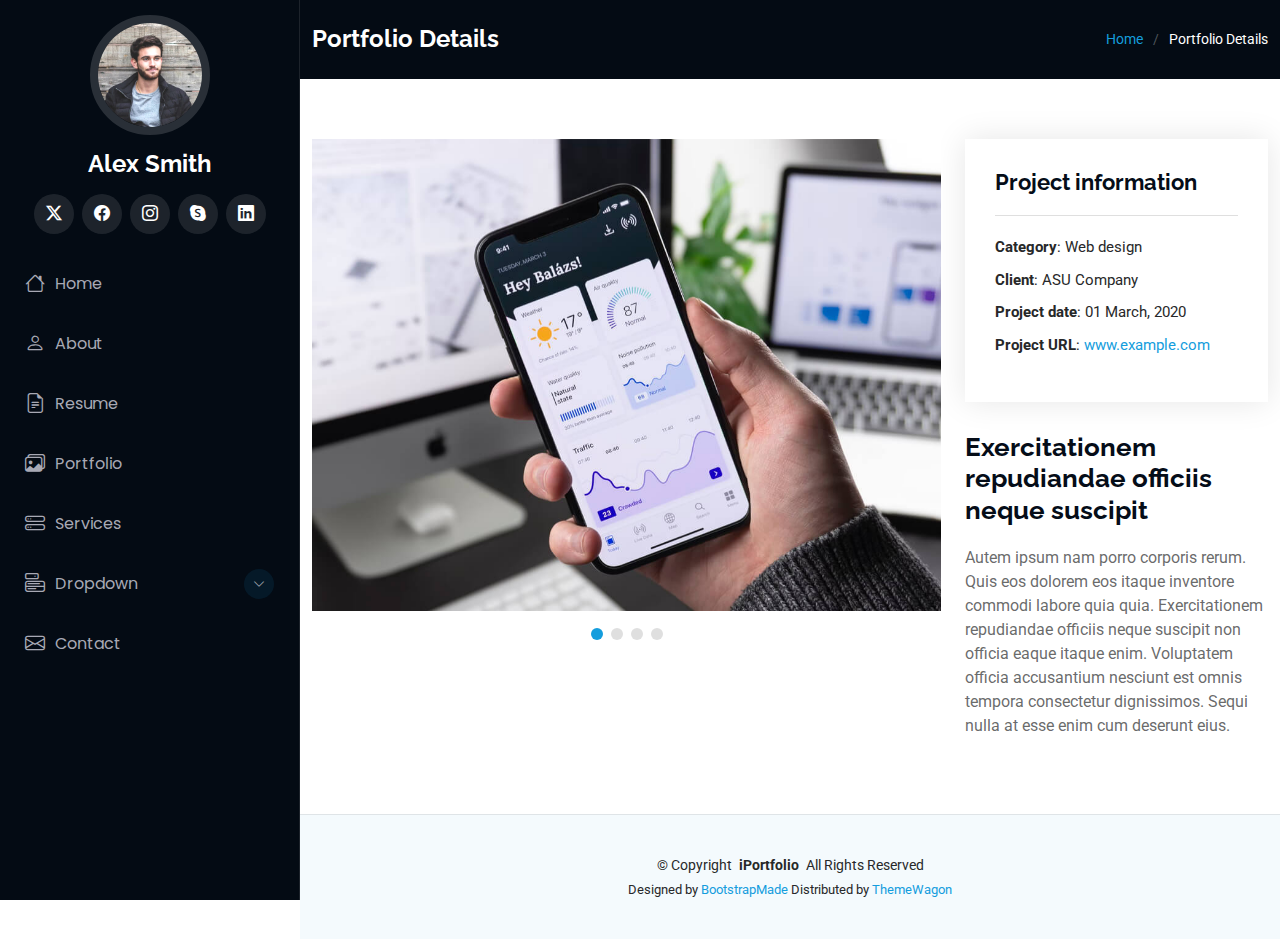
<file: portfolio-details.html>
<!DOCTYPE html>
<html lang="en">

<head>
  <meta charset="utf-8">
  <meta content="width=device-width, initial-scale=1.0" name="viewport">
  <title>Portfolio Details - iPortfolio Bootstrap Template</title>
  <meta content="" name="description">
  <meta content="" name="keywords">

  <!-- Favicons -->
  <link href="assets/img/favicon.png" rel="icon">
  <link href="assets/img/apple-touch-icon.png" rel="apple-touch-icon">

  <!-- Fonts -->
  <link href="https://fonts.googleapis.com" rel="preconnect">
  <link href="https://fonts.gstatic.com" rel="preconnect" crossorigin>
  <link href="https://fonts.googleapis.com/css2?family=Roboto:ital,wght@0,100;0,300;0,400;0,500;0,700;0,900;1,100;1,300;1,400;1,500;1,700;1,900&family=Poppins:ital,wght@0,100;0,200;0,300;0,400;0,500;0,600;0,700;0,800;0,900;1,100;1,200;1,300;1,400;1,500;1,600;1,700;1,800;1,900&family=Raleway:ital,wght@0,100;0,200;0,300;0,400;0,500;0,600;0,700;0,800;0,900;1,100;1,200;1,300;1,400;1,500;1,600;1,700;1,800;1,900&display=swap" rel="stylesheet">

  <!-- Vendor CSS Files -->
  <link href="assets/vendor/bootstrap/css/bootstrap.min.css" rel="stylesheet">
  <link href="assets/vendor/bootstrap-icons/bootstrap-icons.css" rel="stylesheet">
  <link href="assets/vendor/aos/aos.css" rel="stylesheet">
  <link href="assets/vendor/glightbox/css/glightbox.min.css" rel="stylesheet">
  <link href="assets/vendor/swiper/swiper-bundle.min.css" rel="stylesheet">

  <!-- Main CSS File -->
  <link href="assets/css/main.css" rel="stylesheet">

  <!-- =======================================================
  * Template Name: iPortfolio
  * Template URL: https://bootstrapmade.com/iportfolio-bootstrap-portfolio-websites-template/
  * Updated: Jun 29 2024 with Bootstrap v5.3.3
  * Author: BootstrapMade.com
  * License: https://bootstrapmade.com/license/
  ======================================================== -->
</head>

<body class="portfolio-details-page">

  <header id="header" class="header dark-background d-flex flex-column">
    <i class="header-toggle d-xl-none bi bi-list"></i>

    <div class="profile-img">
      <img src="assets/img/my-profile-img.jpg" alt="" class="img-fluid rounded-circle">
    </div>

    <a href="index.html" class="logo d-flex align-items-center justify-content-center">
      <!-- Uncomment the line below if you also wish to use an image logo -->
      <!-- <img src="assets/img/logo.png" alt=""> -->
      <h1 class="sitename">Alex Smith</h1>
    </a>

    <div class="social-links text-center">
      <a href="#" class="twitter"><i class="bi bi-twitter-x"></i></a>
      <a href="#" class="facebook"><i class="bi bi-facebook"></i></a>
      <a href="#" class="instagram"><i class="bi bi-instagram"></i></a>
      <a href="#" class="google-plus"><i class="bi bi-skype"></i></a>
      <a href="#" class="linkedin"><i class="bi bi-linkedin"></i></a>
    </div>

    <nav id="navmenu" class="navmenu">
      <ul>
        <li><a href="#hero"><i class="bi bi-house navicon"></i>Home</a></li>
        <li><a href="#about"><i class="bi bi-person navicon"></i> About</a></li>
        <li><a href="#resume"><i class="bi bi-file-earmark-text navicon"></i> Resume</a></li>
        <li><a href="#portfolio"><i class="bi bi-images navicon"></i> Portfolio</a></li>
        <li><a href="#services"><i class="bi bi-hdd-stack navicon"></i> Services</a></li>
        <li class="dropdown"><a href="#"><i class="bi bi-menu-button navicon"></i> <span>Dropdown</span> <i class="bi bi-chevron-down toggle-dropdown"></i></a>
          <ul>
            <li><a href="#">Dropdown 1</a></li>
            <li class="dropdown"><a href="#"><span>Deep Dropdown</span> <i class="bi bi-chevron-down toggle-dropdown"></i></a>
              <ul>
                <li><a href="#">Deep Dropdown 1</a></li>
                <li><a href="#">Deep Dropdown 2</a></li>
                <li><a href="#">Deep Dropdown 3</a></li>
                <li><a href="#">Deep Dropdown 4</a></li>
                <li><a href="#">Deep Dropdown 5</a></li>
              </ul>
            </li>
            <li><a href="#">Dropdown 2</a></li>
            <li><a href="#">Dropdown 3</a></li>
            <li><a href="#">Dropdown 4</a></li>
          </ul>
        </li>
        <li><a href="#contact"><i class="bi bi-envelope navicon"></i> Contact</a></li>
      </ul>
    </nav>

  </header>

  <main class="main">

    <!-- Page Title -->
    <div class="page-title dark-background">
      <div class="container d-lg-flex justify-content-between align-items-center">
        <h1 class="mb-2 mb-lg-0">Portfolio Details</h1>
        <nav class="breadcrumbs">
          <ol>
            <li><a href="index.html">Home</a></li>
            <li class="current">Portfolio Details</li>
          </ol>
        </nav>
      </div>
    </div><!-- End Page Title -->

    <!-- Portfolio Details Section -->
    <section id="portfolio-details" class="portfolio-details section">

      <div class="container" data-aos="fade-up" data-aos-delay="100">

        <div class="row gy-4">

          <div class="col-lg-8">
            <div class="portfolio-details-slider swiper init-swiper">

              <script type="application/json" class="swiper-config">
                {
                  "loop": true,
                  "speed": 600,
                  "autoplay": {
                    "delay": 5000
                  },
                  "slidesPerView": "auto",
                  "pagination": {
                    "el": ".swiper-pagination",
                    "type": "bullets",
                    "clickable": true
                  }
                }
              </script>

              <div class="swiper-wrapper align-items-center">

                <div class="swiper-slide">
                  <img src="assets/img/portfolio/app-1.jpg" alt="">
                </div>

                <div class="swiper-slide">
                  <img src="assets/img/portfolio/product-1.jpg" alt="">
                </div>

                <div class="swiper-slide">
                  <img src="assets/img/portfolio/branding-1.jpg" alt="">
                </div>

                <div class="swiper-slide">
                  <img src="assets/img/portfolio/books-1.jpg" alt="">
                </div>

              </div>
              <div class="swiper-pagination"></div>
            </div>
          </div>

          <div class="col-lg-4">
            <div class="portfolio-info" data-aos="fade-up" data-aos-delay="200">
              <h3>Project information</h3>
              <ul>
                <li><strong>Category</strong>: Web design</li>
                <li><strong>Client</strong>: ASU Company</li>
                <li><strong>Project date</strong>: 01 March, 2020</li>
                <li><strong>Project URL</strong>: <a href="#">www.example.com</a></li>
              </ul>
            </div>
            <div class="portfolio-description" data-aos="fade-up" data-aos-delay="300">
              <h2>Exercitationem repudiandae officiis neque suscipit</h2>
              <p>
                Autem ipsum nam porro corporis rerum. Quis eos dolorem eos itaque inventore commodi labore quia quia. Exercitationem repudiandae officiis neque suscipit non officia eaque itaque enim. Voluptatem officia accusantium nesciunt est omnis tempora consectetur dignissimos. Sequi nulla at esse enim cum deserunt eius.
              </p>
            </div>
          </div>

        </div>

      </div>

    </section><!-- /Portfolio Details Section -->

  </main>

  <footer id="footer" class="footer position-relative light-background">

    <div class="container">
      <div class="copyright text-center ">
        <p>© <span>Copyright</span> <strong class="px-1 sitename">iPortfolio</strong> <span>All Rights Reserved</span></p>
      </div>
      <div class="credits">
        <!-- All the links in the footer should remain intact. -->
        <!-- You can delete the links only if you've purchased the pro version. -->
        <!-- Licensing information: https://bootstrapmade.com/license/ -->
        <!-- Purchase the pro version with working PHP/AJAX contact form: [buy-url] -->
        Designed by <a href="https://bootstrapmade.com/">BootstrapMade</a> Distributed by <a href="https://themewagon.com">ThemeWagon</a>
      </div>
    </div>

  </footer>

  <!-- Scroll Top -->
  <a href="#" id="scroll-top" class="scroll-top d-flex align-items-center justify-content-center"><i class="bi bi-arrow-up-short"></i></a>

  <!-- Preloader -->
  <div id="preloader"></div>

  <!-- Vendor JS Files -->
  <script src="assets/vendor/bootstrap/js/bootstrap.bundle.min.js"></script>
  <script src="assets/vendor/php-email-form/validate.js"></script>
  <script src="assets/vendor/aos/aos.js"></script>
  <script src="assets/vendor/typed.js/typed.umd.js"></script>
  <script src="assets/vendor/purecounter/purecounter_vanilla.js"></script>
  <script src="assets/vendor/waypoints/noframework.waypoints.js"></script>
  <script src="assets/vendor/glightbox/js/glightbox.min.js"></script>
  <script src="assets/vendor/imagesloaded/imagesloaded.pkgd.min.js"></script>
  <script src="assets/vendor/isotope-layout/isotope.pkgd.min.js"></script>
  <script src="assets/vendor/swiper/swiper-bundle.min.js"></script>

  <!-- Main JS File -->
  <script src="assets/js/main.js"></script>

</body>

</html>
</file>
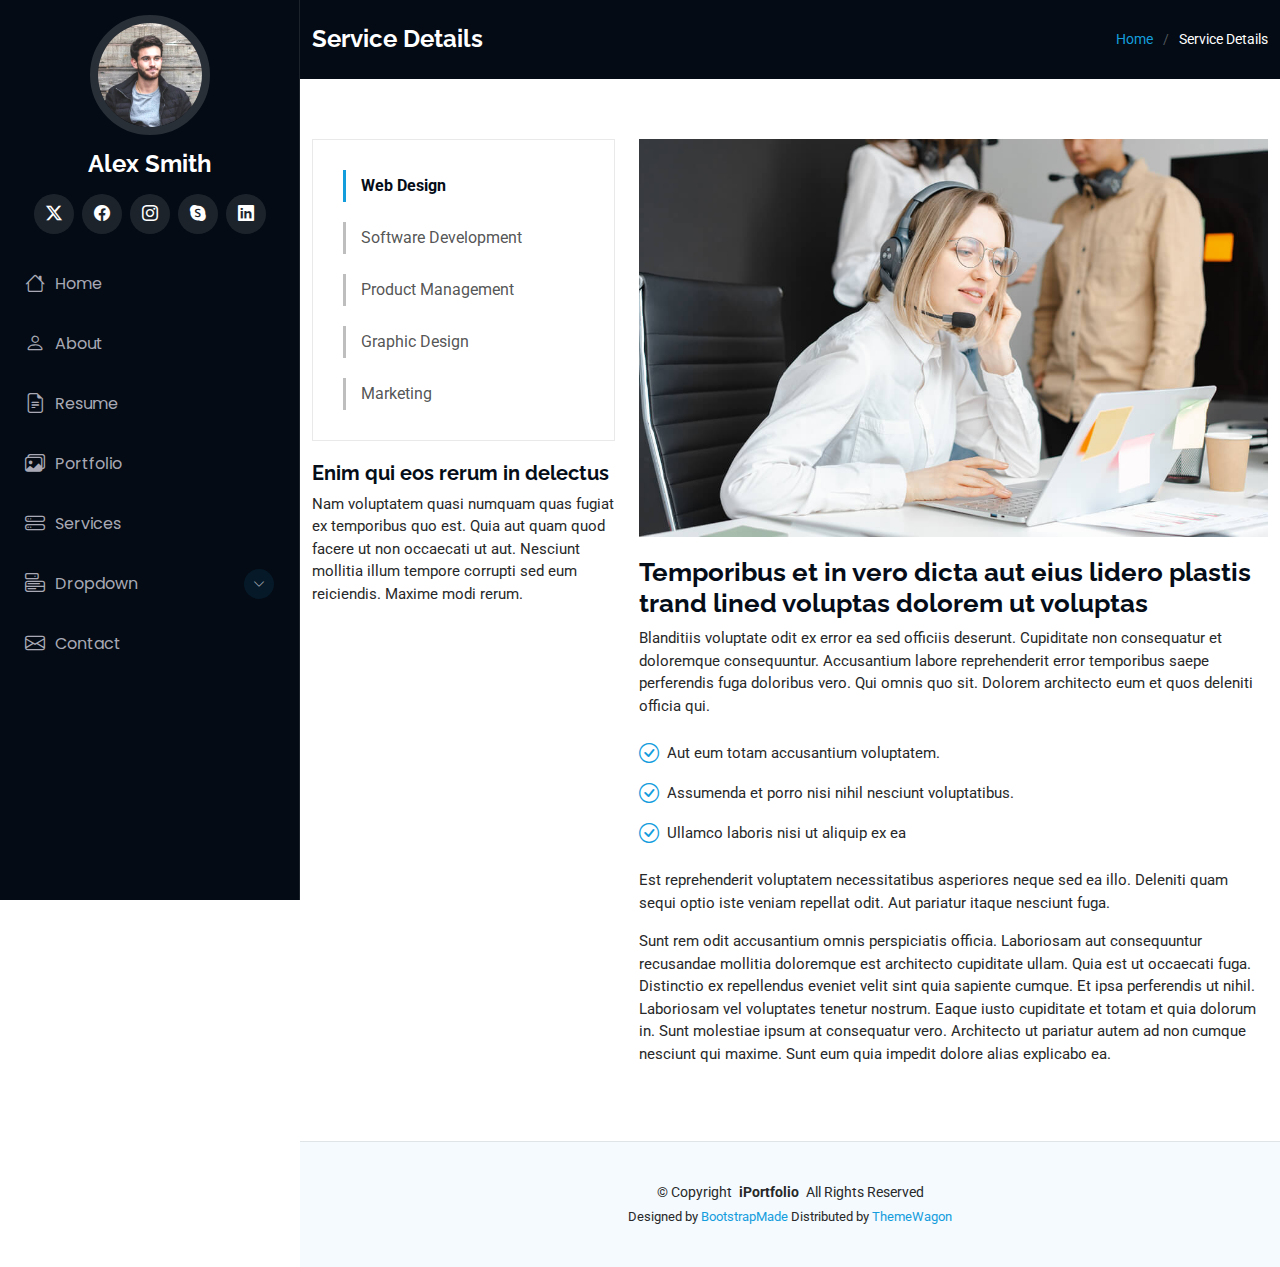
<file: service-details.html>
<!DOCTYPE html>
<html lang="en">

<head>
  <meta charset="utf-8">
  <meta content="width=device-width, initial-scale=1.0" name="viewport">
  <title>Service Details - iPortfolio Bootstrap Template</title>
  <meta content="" name="description">
  <meta content="" name="keywords">

  <!-- Favicons -->
  <link href="assets/img/favicon.png" rel="icon">
  <link href="assets/img/apple-touch-icon.png" rel="apple-touch-icon">

  <!-- Fonts -->
  <link href="https://fonts.googleapis.com" rel="preconnect">
  <link href="https://fonts.gstatic.com" rel="preconnect" crossorigin>
  <link href="https://fonts.googleapis.com/css2?family=Roboto:ital,wght@0,100;0,300;0,400;0,500;0,700;0,900;1,100;1,300;1,400;1,500;1,700;1,900&family=Poppins:ital,wght@0,100;0,200;0,300;0,400;0,500;0,600;0,700;0,800;0,900;1,100;1,200;1,300;1,400;1,500;1,600;1,700;1,800;1,900&family=Raleway:ital,wght@0,100;0,200;0,300;0,400;0,500;0,600;0,700;0,800;0,900;1,100;1,200;1,300;1,400;1,500;1,600;1,700;1,800;1,900&display=swap" rel="stylesheet">

  <!-- Vendor CSS Files -->
  <link href="assets/vendor/bootstrap/css/bootstrap.min.css" rel="stylesheet">
  <link href="assets/vendor/bootstrap-icons/bootstrap-icons.css" rel="stylesheet">
  <link href="assets/vendor/aos/aos.css" rel="stylesheet">
  <link href="assets/vendor/glightbox/css/glightbox.min.css" rel="stylesheet">
  <link href="assets/vendor/swiper/swiper-bundle.min.css" rel="stylesheet">

  <!-- Main CSS File -->
  <link href="assets/css/main.css" rel="stylesheet">

  <!-- =======================================================
  * Template Name: iPortfolio
  * Template URL: https://bootstrapmade.com/iportfolio-bootstrap-portfolio-websites-template/
  * Updated: Jun 29 2024 with Bootstrap v5.3.3
  * Author: BootstrapMade.com
  * License: https://bootstrapmade.com/license/
  ======================================================== -->
</head>

<body class="service-details-page">

  <header id="header" class="header dark-background d-flex flex-column">
    <i class="header-toggle d-xl-none bi bi-list"></i>

    <div class="profile-img">
      <img src="assets/img/my-profile-img.jpg" alt="" class="img-fluid rounded-circle">
    </div>

    <a href="index.html" class="logo d-flex align-items-center justify-content-center">
      <!-- Uncomment the line below if you also wish to use an image logo -->
      <!-- <img src="assets/img/logo.png" alt=""> -->
      <h1 class="sitename">Alex Smith</h1>
    </a>

    <div class="social-links text-center">
      <a href="#" class="twitter"><i class="bi bi-twitter-x"></i></a>
      <a href="#" class="facebook"><i class="bi bi-facebook"></i></a>
      <a href="#" class="instagram"><i class="bi bi-instagram"></i></a>
      <a href="#" class="google-plus"><i class="bi bi-skype"></i></a>
      <a href="#" class="linkedin"><i class="bi bi-linkedin"></i></a>
    </div>

    <nav id="navmenu" class="navmenu">
      <ul>
        <li><a href="#hero"><i class="bi bi-house navicon"></i>Home</a></li>
        <li><a href="#about"><i class="bi bi-person navicon"></i> About</a></li>
        <li><a href="#resume"><i class="bi bi-file-earmark-text navicon"></i> Resume</a></li>
        <li><a href="#portfolio"><i class="bi bi-images navicon"></i> Portfolio</a></li>
        <li><a href="#services"><i class="bi bi-hdd-stack navicon"></i> Services</a></li>
        <li class="dropdown"><a href="#"><i class="bi bi-menu-button navicon"></i> <span>Dropdown</span> <i class="bi bi-chevron-down toggle-dropdown"></i></a>
          <ul>
            <li><a href="#">Dropdown 1</a></li>
            <li class="dropdown"><a href="#"><span>Deep Dropdown</span> <i class="bi bi-chevron-down toggle-dropdown"></i></a>
              <ul>
                <li><a href="#">Deep Dropdown 1</a></li>
                <li><a href="#">Deep Dropdown 2</a></li>
                <li><a href="#">Deep Dropdown 3</a></li>
                <li><a href="#">Deep Dropdown 4</a></li>
                <li><a href="#">Deep Dropdown 5</a></li>
              </ul>
            </li>
            <li><a href="#">Dropdown 2</a></li>
            <li><a href="#">Dropdown 3</a></li>
            <li><a href="#">Dropdown 4</a></li>
          </ul>
        </li>
        <li><a href="#contact"><i class="bi bi-envelope navicon"></i> Contact</a></li>
      </ul>
    </nav>

  </header>

  <main class="main">

    <!-- Page Title -->
    <div class="page-title dark-background">
      <div class="container d-lg-flex justify-content-between align-items-center">
        <h1 class="mb-2 mb-lg-0">Service Details</h1>
        <nav class="breadcrumbs">
          <ol>
            <li><a href="index.html">Home</a></li>
            <li class="current">Service Details</li>
          </ol>
        </nav>
      </div>
    </div><!-- End Page Title -->

    <!-- Service Details Section -->
    <section id="service-details" class="service-details section">

      <div class="container">

        <div class="row gy-4">

          <div class="col-lg-4" data-aos="fade-up" data-aos-delay="100">
            <div class="services-list">
              <a href="#" class="active">Web Design</a>
              <a href="#">Software Development</a>
              <a href="#">Product Management</a>
              <a href="#">Graphic Design</a>
              <a href="#">Marketing</a>
            </div>

            <h4>Enim qui eos rerum in delectus</h4>
            <p>Nam voluptatem quasi numquam quas fugiat ex temporibus quo est. Quia aut quam quod facere ut non occaecati ut aut. Nesciunt mollitia illum tempore corrupti sed eum reiciendis. Maxime modi rerum.</p>
          </div>

          <div class="col-lg-8" data-aos="fade-up" data-aos-delay="200">
            <img src="assets/img/services.jpg" alt="" class="img-fluid services-img">
            <h3>Temporibus et in vero dicta aut eius lidero plastis trand lined voluptas dolorem ut voluptas</h3>
            <p>
              Blanditiis voluptate odit ex error ea sed officiis deserunt. Cupiditate non consequatur et doloremque consequuntur. Accusantium labore reprehenderit error temporibus saepe perferendis fuga doloribus vero. Qui omnis quo sit. Dolorem architecto eum et quos deleniti officia qui.
            </p>
            <ul>
              <li><i class="bi bi-check-circle"></i> <span>Aut eum totam accusantium voluptatem.</span></li>
              <li><i class="bi bi-check-circle"></i> <span>Assumenda et porro nisi nihil nesciunt voluptatibus.</span></li>
              <li><i class="bi bi-check-circle"></i> <span>Ullamco laboris nisi ut aliquip ex ea</span></li>
            </ul>
            <p>
              Est reprehenderit voluptatem necessitatibus asperiores neque sed ea illo. Deleniti quam sequi optio iste veniam repellat odit. Aut pariatur itaque nesciunt fuga.
            </p>
            <p>
              Sunt rem odit accusantium omnis perspiciatis officia. Laboriosam aut consequuntur recusandae mollitia doloremque est architecto cupiditate ullam. Quia est ut occaecati fuga. Distinctio ex repellendus eveniet velit sint quia sapiente cumque. Et ipsa perferendis ut nihil. Laboriosam vel voluptates tenetur nostrum. Eaque iusto cupiditate et totam et quia dolorum in. Sunt molestiae ipsum at consequatur vero. Architecto ut pariatur autem ad non cumque nesciunt qui maxime. Sunt eum quia impedit dolore alias explicabo ea.
            </p>
          </div>

        </div>

      </div>

    </section><!-- /Service Details Section -->

  </main>

  <footer id="footer" class="footer position-relative light-background">

    <div class="container">
      <div class="copyright text-center ">
        <p>© <span>Copyright</span> <strong class="px-1 sitename">iPortfolio</strong> <span>All Rights Reserved</span></p>
      </div>
      <div class="credits">
        <!-- All the links in the footer should remain intact. -->
        <!-- You can delete the links only if you've purchased the pro version. -->
        <!-- Licensing information: https://bootstrapmade.com/license/ -->
        <!-- Purchase the pro version with working PHP/AJAX contact form: [buy-url] -->
        Designed by <a href="https://bootstrapmade.com/">BootstrapMade</a> Distributed by <a href="https://themewagon.com">ThemeWagon</a>
      </div>
    </div>

  </footer>

  <!-- Scroll Top -->
  <a href="#" id="scroll-top" class="scroll-top d-flex align-items-center justify-content-center"><i class="bi bi-arrow-up-short"></i></a>

  <!-- Preloader -->
  <div id="preloader"></div>

  <!-- Vendor JS Files -->
  <script src="assets/vendor/bootstrap/js/bootstrap.bundle.min.js"></script>
  <script src="assets/vendor/php-email-form/validate.js"></script>
  <script src="assets/vendor/aos/aos.js"></script>
  <script src="assets/vendor/typed.js/typed.umd.js"></script>
  <script src="assets/vendor/purecounter/purecounter_vanilla.js"></script>
  <script src="assets/vendor/waypoints/noframework.waypoints.js"></script>
  <script src="assets/vendor/glightbox/js/glightbox.min.js"></script>
  <script src="assets/vendor/imagesloaded/imagesloaded.pkgd.min.js"></script>
  <script src="assets/vendor/isotope-layout/isotope.pkgd.min.js"></script>
  <script src="assets/vendor/swiper/swiper-bundle.min.js"></script>

  <!-- Main JS File -->
  <script src="assets/js/main.js"></script>

</body>

</html>
</file>
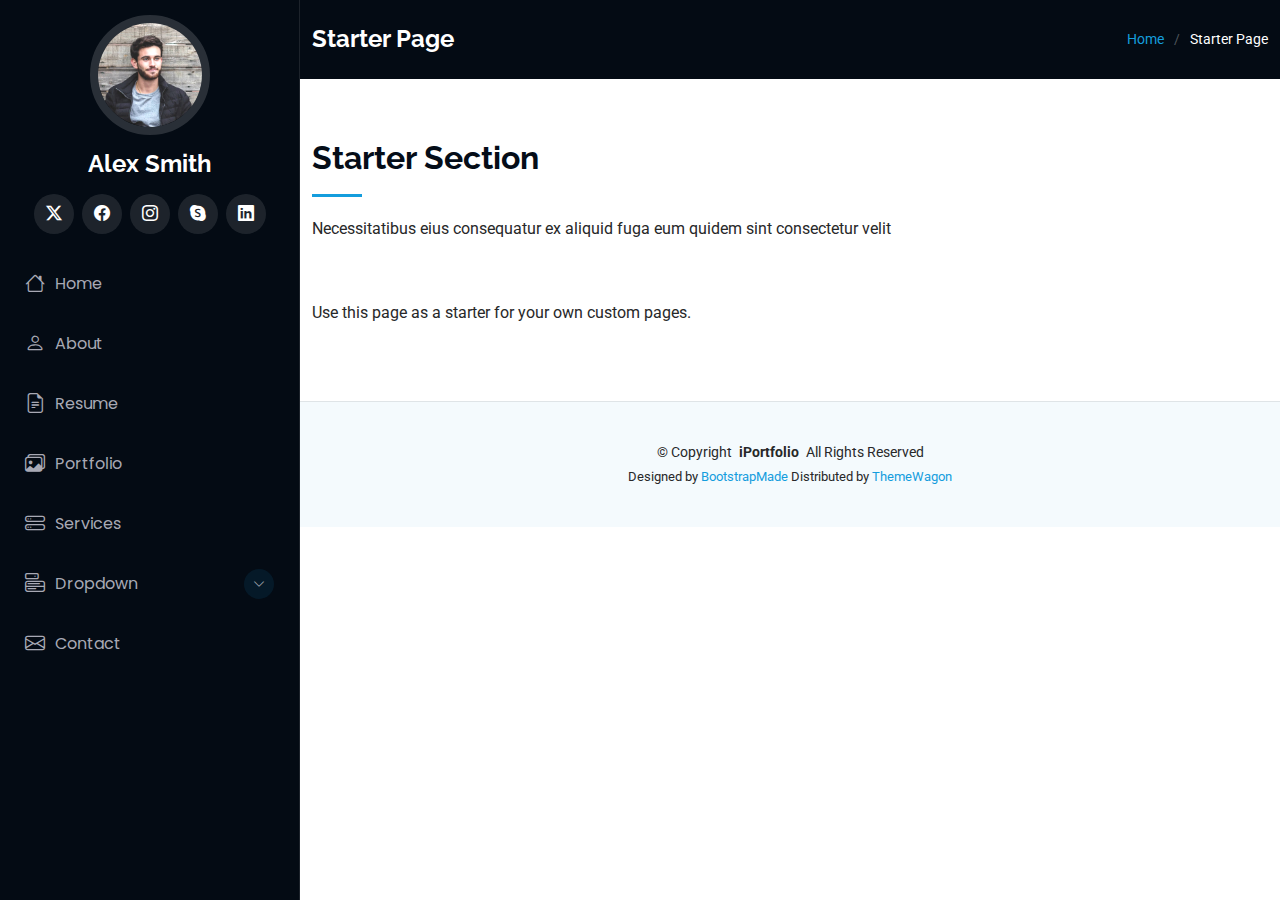
<file: starter-page.html>
<!DOCTYPE html>
<html lang="en">

<head>
  <meta charset="utf-8">
  <meta content="width=device-width, initial-scale=1.0" name="viewport">
  <title>Starter Page - iPortfolio Bootstrap Template</title>
  <meta content="" name="description">
  <meta content="" name="keywords">

  <!-- Favicons -->
  <link href="assets/img/favicon.png" rel="icon">
  <link href="assets/img/apple-touch-icon.png" rel="apple-touch-icon">

  <!-- Fonts -->
  <link href="https://fonts.googleapis.com" rel="preconnect">
  <link href="https://fonts.gstatic.com" rel="preconnect" crossorigin>
  <link href="https://fonts.googleapis.com/css2?family=Roboto:ital,wght@0,100;0,300;0,400;0,500;0,700;0,900;1,100;1,300;1,400;1,500;1,700;1,900&family=Poppins:ital,wght@0,100;0,200;0,300;0,400;0,500;0,600;0,700;0,800;0,900;1,100;1,200;1,300;1,400;1,500;1,600;1,700;1,800;1,900&family=Raleway:ital,wght@0,100;0,200;0,300;0,400;0,500;0,600;0,700;0,800;0,900;1,100;1,200;1,300;1,400;1,500;1,600;1,700;1,800;1,900&display=swap" rel="stylesheet">

  <!-- Vendor CSS Files -->
  <link href="assets/vendor/bootstrap/css/bootstrap.min.css" rel="stylesheet">
  <link href="assets/vendor/bootstrap-icons/bootstrap-icons.css" rel="stylesheet">
  <link href="assets/vendor/aos/aos.css" rel="stylesheet">
  <link href="assets/vendor/glightbox/css/glightbox.min.css" rel="stylesheet">
  <link href="assets/vendor/swiper/swiper-bundle.min.css" rel="stylesheet">

  <!-- Main CSS File -->
  <link href="assets/css/main.css" rel="stylesheet">

  <!-- =======================================================
  * Template Name: iPortfolio
  * Template URL: https://bootstrapmade.com/iportfolio-bootstrap-portfolio-websites-template/
  * Updated: Jun 29 2024 with Bootstrap v5.3.3
  * Author: BootstrapMade.com
  * License: https://bootstrapmade.com/license/
  ======================================================== -->
</head>

<body class="starter-page-page">

  <header id="header" class="header dark-background d-flex flex-column">
    <i class="header-toggle d-xl-none bi bi-list"></i>

    <div class="profile-img">
      <img src="assets/img/my-profile-img.jpg" alt="" class="img-fluid rounded-circle">
    </div>

    <a href="index.html" class="logo d-flex align-items-center justify-content-center">
      <!-- Uncomment the line below if you also wish to use an image logo -->
      <!-- <img src="assets/img/logo.png" alt=""> -->
      <h1 class="sitename">Alex Smith</h1>
    </a>

    <div class="social-links text-center">
      <a href="#" class="twitter"><i class="bi bi-twitter-x"></i></a>
      <a href="#" class="facebook"><i class="bi bi-facebook"></i></a>
      <a href="#" class="instagram"><i class="bi bi-instagram"></i></a>
      <a href="#" class="google-plus"><i class="bi bi-skype"></i></a>
      <a href="#" class="linkedin"><i class="bi bi-linkedin"></i></a>
    </div>

    <nav id="navmenu" class="navmenu">
      <ul>
        <li><a href="#hero"><i class="bi bi-house navicon"></i>Home</a></li>
        <li><a href="#about"><i class="bi bi-person navicon"></i> About</a></li>
        <li><a href="#resume"><i class="bi bi-file-earmark-text navicon"></i> Resume</a></li>
        <li><a href="#portfolio"><i class="bi bi-images navicon"></i> Portfolio</a></li>
        <li><a href="#services"><i class="bi bi-hdd-stack navicon"></i> Services</a></li>
        <li class="dropdown"><a href="#"><i class="bi bi-menu-button navicon"></i> <span>Dropdown</span> <i class="bi bi-chevron-down toggle-dropdown"></i></a>
          <ul>
            <li><a href="#">Dropdown 1</a></li>
            <li class="dropdown"><a href="#"><span>Deep Dropdown</span> <i class="bi bi-chevron-down toggle-dropdown"></i></a>
              <ul>
                <li><a href="#">Deep Dropdown 1</a></li>
                <li><a href="#">Deep Dropdown 2</a></li>
                <li><a href="#">Deep Dropdown 3</a></li>
                <li><a href="#">Deep Dropdown 4</a></li>
                <li><a href="#">Deep Dropdown 5</a></li>
              </ul>
            </li>
            <li><a href="#">Dropdown 2</a></li>
            <li><a href="#">Dropdown 3</a></li>
            <li><a href="#">Dropdown 4</a></li>
          </ul>
        </li>
        <li><a href="#contact"><i class="bi bi-envelope navicon"></i> Contact</a></li>
      </ul>
    </nav>

  </header>

  <main class="main">

    <!-- Page Title -->
    <div class="page-title dark-background">
      <div class="container d-lg-flex justify-content-between align-items-center">
        <h1 class="mb-2 mb-lg-0">Starter Page</h1>
        <nav class="breadcrumbs">
          <ol>
            <li><a href="index.html">Home</a></li>
            <li class="current">Starter Page</li>
          </ol>
        </nav>
      </div>
    </div><!-- End Page Title -->

    <!-- Starter Section Section -->
    <section id="starter-section" class="starter-section section">

      <!-- Section Title -->
      <div class="container section-title" data-aos="fade-up">
        <h2>Starter Section</h2>
        <p>Necessitatibus eius consequatur ex aliquid fuga eum quidem sint consectetur velit</p>
      </div><!-- End Section Title -->

      <div class="container" data-aos="fade-up">
        <p>Use this page as a starter for your own custom pages.</p>
      </div>

    </section><!-- /Starter Section Section -->

  </main>

  <footer id="footer" class="footer position-relative light-background">

    <div class="container">
      <div class="copyright text-center ">
        <p>© <span>Copyright</span> <strong class="px-1 sitename">iPortfolio</strong> <span>All Rights Reserved</span></p>
      </div>
      <div class="credits">
        <!-- All the links in the footer should remain intact. -->
        <!-- You can delete the links only if you've purchased the pro version. -->
        <!-- Licensing information: https://bootstrapmade.com/license/ -->
        <!-- Purchase the pro version with working PHP/AJAX contact form: [buy-url] -->
        Designed by <a href="https://bootstrapmade.com/">BootstrapMade</a> Distributed by <a href="https://themewagon.com">ThemeWagon</a>
      </div>
    </div>

  </footer>

  <!-- Scroll Top -->
  <a href="#" id="scroll-top" class="scroll-top d-flex align-items-center justify-content-center"><i class="bi bi-arrow-up-short"></i></a>

  <!-- Preloader -->
  <div id="preloader"></div>

  <!-- Vendor JS Files -->
  <script src="assets/vendor/bootstrap/js/bootstrap.bundle.min.js"></script>
  <script src="assets/vendor/php-email-form/validate.js"></script>
  <script src="assets/vendor/aos/aos.js"></script>
  <script src="assets/vendor/typed.js/typed.umd.js"></script>
  <script src="assets/vendor/purecounter/purecounter_vanilla.js"></script>
  <script src="assets/vendor/waypoints/noframework.waypoints.js"></script>
  <script src="assets/vendor/glightbox/js/glightbox.min.js"></script>
  <script src="assets/vendor/imagesloaded/imagesloaded.pkgd.min.js"></script>
  <script src="assets/vendor/isotope-layout/isotope.pkgd.min.js"></script>
  <script src="assets/vendor/swiper/swiper-bundle.min.js"></script>

  <!-- Main JS File -->
  <script src="assets/js/main.js"></script>

</body>

</html>
</file>
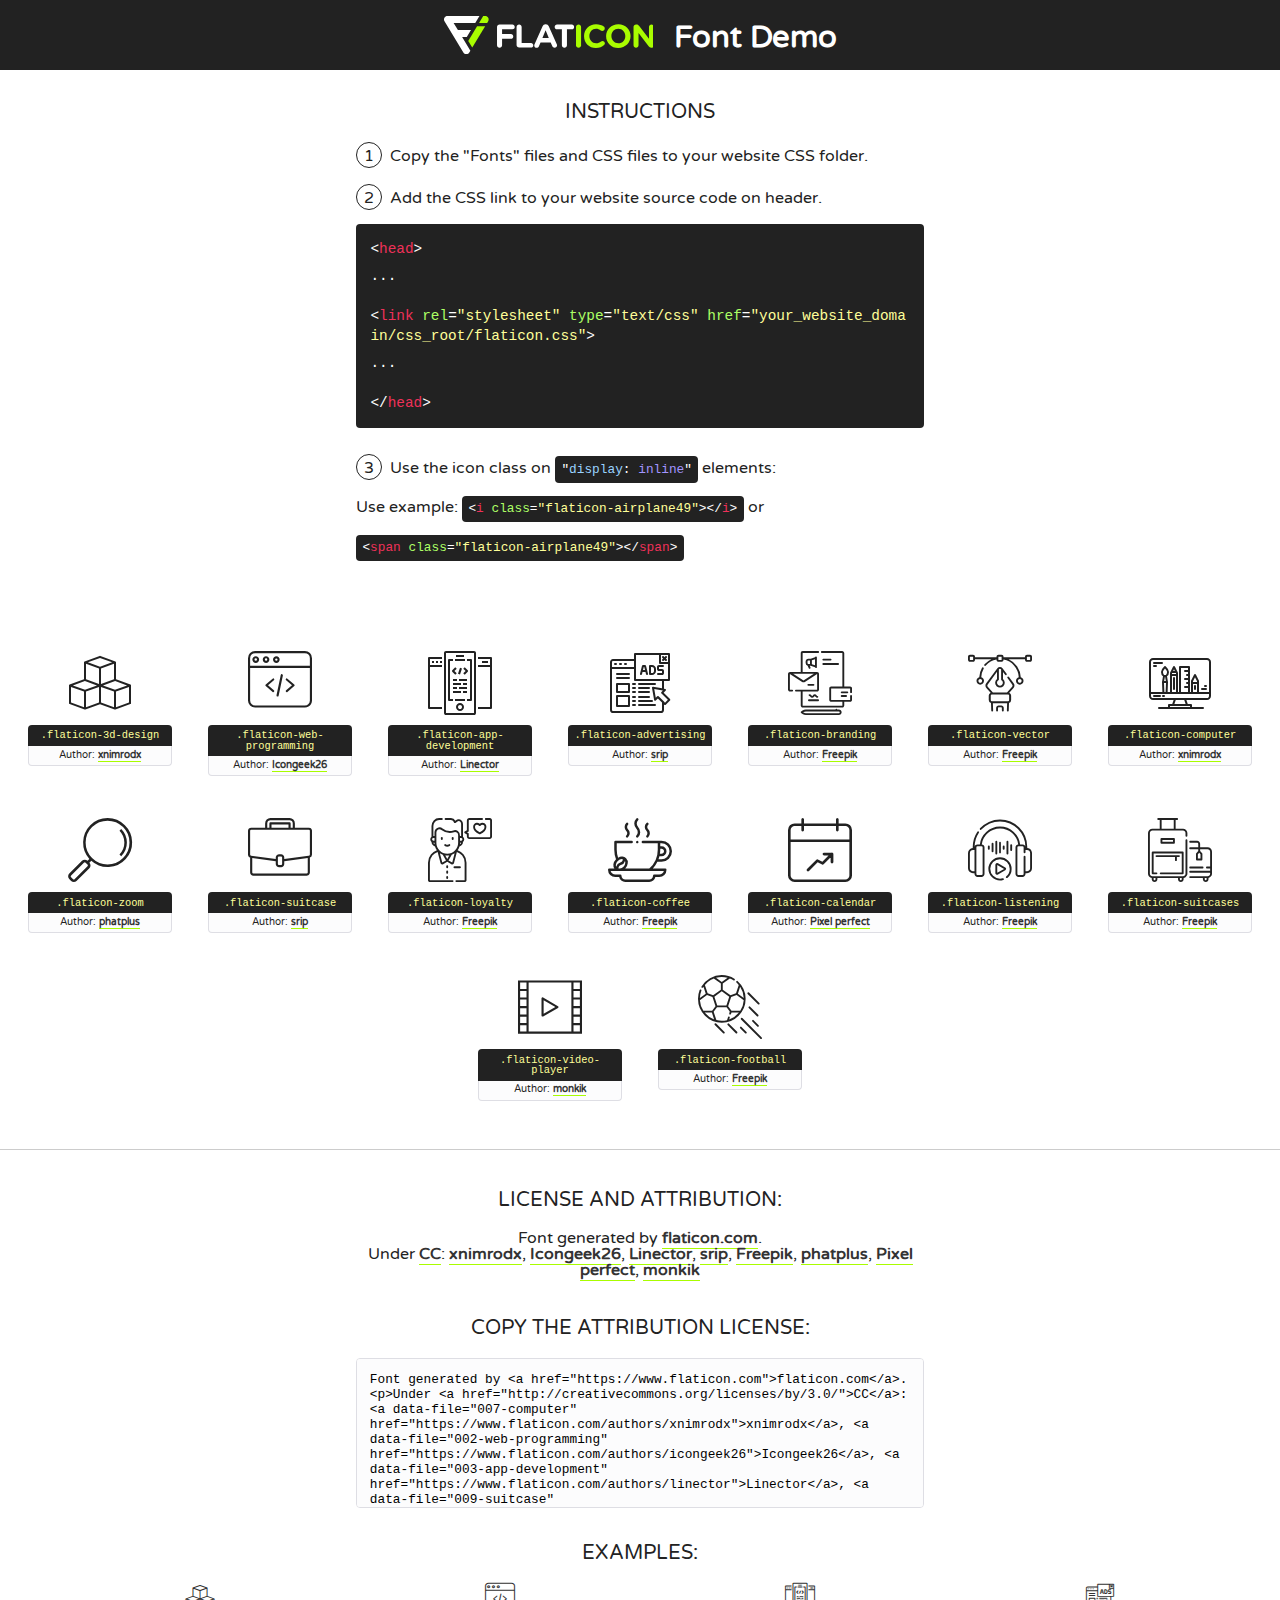
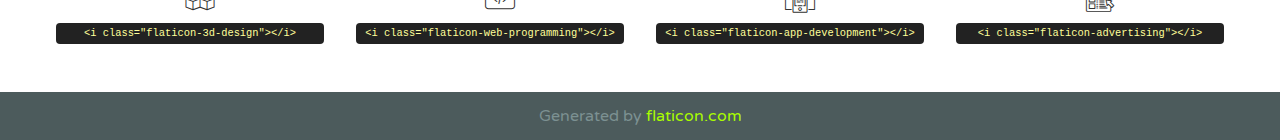
<file: fonts/flaticon/font/flaticon.html>
<!DOCTYPE html>
<!--
  Flaticon icon font: Flaticon
  Creation date: 03/07/2020 09:59
-->
<html>
<!DOCTYPE html>
<html>

<head>
    <title>Flaticon WebFont</title>
    <link href="http://fonts.googleapis.com/css?family=Varela+Round" rel="stylesheet" type="text/css" />
    <link rel="stylesheet" type="text/css" href="flaticon.css">
    <meta charset="UTF-8">
    <style>
    html, body, div, span, applet, object, iframe,
    h1, h2, h3, h4, h5, h6, p, blockquote, pre,
    a, abbr, acronym, address, big, cite, code,
    del, dfn, em, img, ins, kbd, q, s, samp,
    small, strike, strong, sub, sup, tt, var,
    b, u, i, center,
    dl, dt, dd, ol, ul, li,
    fieldset, form, label, legend,
    table, caption, tbody, tfoot, thead, tr, th, td,
    article, aside, canvas, details, embed, 
    figure, figcaption, footer, header, hgroup, 
    menu, nav, output, ruby, section, summary,
    time, mark, audio, video {
        margin: 0;
        padding: 0;
        border: 0;
        font-size: 100%;
        font: inherit;
        vertical-align: baseline;
    }
    /* HTML5 display-role reset for older browsers */
    article, aside, details, figcaption, figure, 
    footer, header, hgroup, menu, nav, section {
        display: block;
    }
    body {
        line-height: 1;
    }
    ol, ul {
        list-style: none;
    }
    blockquote, q {
        quotes: none;
    }
    blockquote:before, blockquote:after,
    q:before, q:after {
        content: '';
        content: none;
    }
    table {
        border-collapse: collapse;
        border-spacing: 0;
    }
    body {
        font-family: 'Varela Round', Helvetica, Arial, sans-serif;
        font-size: 16px;
        color: #222;
    }
    a {
        color: #333;
        border-bottom: 1px solid #a9fd00;
        font-weight: bold;
        text-decoration: none;
    }
    * {
        -moz-box-sizing: border-box;
        -webkit-box-sizing: border-box;
        box-sizing: border-box;
        margin: 0;
        padding: 0;
    }
    [class^="flaticon-"]:before, [class*=" flaticon-"]:before, [class^="flaticon-"]:after, [class*=" flaticon-"]:after {
        font-family: Flaticon;
        font-size: 30px;
        font-style: normal;
        margin-left: 20px;
        color: #333;
    }
    .wrapper {
        max-width: 600px;
        margin: auto;
        padding: 0 1em;
    }
    .title {
        font-size: 1.25em;
        text-align: center;
        margin-bottom: 1em;
        text-transform: uppercase;
    }
    header {
        text-align: center;
        background-color: #222;
        color: #fff;
        padding: 1em;
    }
    header .logo {
        width: 210px;
        height: 38px;
        display: inline-block;
        vertical-align: middle;
        margin-right: 1em;
        border: none;
    }
    header strong {
        font-size: 1.95em;
        font-weight: bold;
        vertical-align: middle;
        margin-top: 5px;
        display: inline-block;
    }
    .demo {
        margin: 2em auto;
        line-height: 1.25em;
    }
    .demo ul li {
        margin-bottom: 1em;
    }
    .demo ul li .num {
        color: #222;
        border-radius: 20px;
        display: inline-block;
        width: 26px;
        padding: 3px;
        height: 26px;
        text-align: center;
        margin-right: 0.5em;
        border: 1px solid #222;
    }
    .demo ul li code {
        background-color: #222;
        border-radius: 4px;
        padding: 0.25em 0.5em;
        display: inline-block;
        color: #fff;
        font-family: Consolas,Monaco,Lucida Console,Liberation Mono,DejaVu Sans Mono,Bitstream Vera Sans Mono,Courier New, monospace;
        font-weight: lighter;
        margin-top: 1em;
        font-size: 0.8em;
        word-break: break-all;
    }
    .demo ul li code.big {
        padding: 1em;
        font-size: 0.9em;
    }
    .demo ul li code .red {
        color: #EF3159;
    }
    .demo ul li code .green {
        color: #ACFF65;
    }
    .demo ul li code .yellow {
        color: #FFFF99;
    }
    .demo ul li code .blue {
        color: #99D3FF;
    }
    .demo ul li code .purple {
        color: #A295FF;
    }
    .demo ul li code .dots {
        margin-top: 0.5em;
        display: block;
    }
    #glyphs {
        border-bottom: 1px solid #ccc;
        padding: 2em 0;
        text-align: center;
    }
    .glyph {
        display: inline-block;
        width: 9em;
        margin: 1em;
        text-align: center;
        vertical-align: top;
        background: #FFF;
    }
    .glyph .glyph-icon {
        padding: 10px;
        display: block;
        font-family:"Flaticon";
        font-size: 64px;
        line-height: 1;
    }
    .glyph .glyph-icon:before {
        font-size: 64px;
        color: #222;
        margin-left: 0;
    }
    .class-name {
        font-size: 0.65em;
        background-color: #222;
        color: #fff;
        border-radius: 4px 4px 0 0;
        padding: 0.5em;
        color: #FFFF99;
        font-family: Consolas,Monaco,Lucida Console,Liberation Mono,DejaVu Sans Mono,Bitstream Vera Sans Mono,Courier New, monospace;
    }
    .author-name {
        font-size: 0.6em;
        background-color: #fcfcfd;
        border: 1px solid #DEDEE4;
        border-top: 0;
        border-radius: 0 0 4px 4px;
        padding: 0.5em;
    }
    .class-name:last-child {
        font-size: 10px;
        color:#888;
    }
    .class-name:last-child a {
        font-size: 10px;
        color:#555;
    }
    .class-name:last-child a:hover {
        color:#a9fd00;
    }
    .glyph > input {
        display: block;
        width: 100px;
        margin: 5px auto;
        text-align: center;
        font-size: 12px;
        cursor: text;
    }
    .glyph > input.icon-input {
        font-family:"Flaticon";
        font-size: 16px;
        margin-bottom: 10px;
    }
    .attribution .title {
        margin-top: 2em;
    }
    .attribution textarea {
        background-color: #fcfcfd;
        padding: 1em;
        border: none;
        box-shadow: none;
        border: 1px solid #DEDEE4;
        border-radius: 4px;
        resize: none;
        width: 100%;
        height: 150px;
        font-size: 0.8em;
        font-family: Consolas,Monaco,Lucida Console,Liberation Mono,DejaVu Sans Mono,Bitstream Vera Sans Mono,Courier New, monospace;
        -webkit-appearance: none;
    }
    .iconsuse {
        margin: 2em auto;
        text-align: center;
        max-width: 1200px;
    }
    .iconsuse:after {
        content: '';
        display: table;
        clear: both;
    }
    .iconsuse .image {
        float: left;
        width: 25%;
        padding: 0 1em;
    }
    .iconsuse .image p {
        margin-bottom: 1em;
    }
    .iconsuse .image span {
        display: block;
        font-size: 0.65em;
        background-color: #222;
        color: #fff;
        border-radius: 4px;
        padding: 0.5em;
        color: #FFFF99;
        margin-top: 1em;
        font-family: Consolas,Monaco,Lucida Console,Liberation Mono,DejaVu Sans Mono,Bitstream Vera Sans Mono,Courier New, monospace;
    }
    #footer {
        text-align: center;
        background-color: #4C5B5C;
        color: #7c9192;
        padding: 1em;
    }
    #footer a {
        border: none;
        color: #a9fd00;
        font-weight: normal;
    }
    @media (max-width: 960px) {
        .iconsuse .image {
            width: 50%;
        }
    }
    @media (max-width: 560px) {
        .iconsuse .image {
            width: 100%;
        }
    }
    </style>
</head>

<body class="characters-off">

    <header>
        <a href="https://www.flaticon.com" target="_blank" class="logo">
            <svg version="1.1" xmlns="http://www.w3.org/2000/svg" xmlns:xlink="http://www.w3.org/1999/xlink" xmlns:a="http://ns.adobe.com/AdobeSVGViewerExtensions/3.0/" viewBox="0 0 560.875 102.036" enable-background="new 0 0 560.875 102.036" xml:space="preserve">
                <defs>
                </defs>
                <g>
                    <g class="letters">
                        <path fill="#ffffff" d="M141.596,29.675c0-3.777,2.985-6.767,6.764-6.767h34.438c3.426,0,6.15,2.728,6.15,6.15
                        c0,3.43-2.724,6.149-6.15,6.149h-27.674v13.091h23.719c3.429,0,6.151,2.724,6.151,6.15c0,3.43-2.723,6.149-6.151,6.149h-23.719
                        v17.574c0,3.773-2.986,6.761-6.764,6.761c-3.779,0-6.764-2.989-6.764-6.761V29.675z"></path>
                        <path fill="#ffffff" d="M193.844,29.149c0-3.781,2.985-6.767,6.764-6.767c3.776,0,6.763,2.985,6.763,6.767v42.957h25.039
                        c3.426,0,6.149,2.726,6.149,6.153c0,3.425-2.723,6.15-6.149,6.15h-31.802c-3.779,0-6.764-2.986-6.764-6.768V29.149z"></path>
                        <path fill="#ffffff" d="M241.891,75.71l21.438-48.407c1.492-3.341,4.215-5.357,7.906-5.357h0.792
                        c3.686,0,6.323,2.017,7.815,5.357l21.439,48.407c0.436,0.967,0.701,1.845,0.701,2.723c0,3.602-2.809,6.501-6.414,6.501
                        c-3.161,0-5.269-1.845-6.499-4.655l-4.132-9.661h-27.059l-4.301,10.102c-1.144,2.631-3.426,4.214-6.237,4.214
                        c-3.517,0-6.24-2.81-6.24-6.325C241.1,77.64,241.451,76.677,241.891,75.71z M279.932,58.666l-8.521-20.297l-8.526,20.297H279.932
                        z"></path>
                        <path fill="#ffffff" d="M314.864,35.387H301.86c-3.429,0-6.239-2.813-6.239-6.238c0-3.429,2.811-6.24,6.239-6.24h39.533
                        c3.426,0,6.237,2.811,6.237,6.24c0,3.425-2.811,6.238-6.237,6.238h-13.001v42.785c0,3.773-2.99,6.761-6.764,6.761
                        c-3.779,0-6.764-2.989-6.764-6.761V35.387z"></path>
                        <path fill="#A9FD00" d="M352.615,29.149c0-3.781,2.985-6.767,6.767-6.767c3.774,0,6.761,2.985,6.761,6.767v49.024
                        c0,3.773-2.987,6.761-6.761,6.761c-3.781,0-6.767-2.989-6.767-6.761V29.149z"></path>
                        <path fill="#A9FD00" d="M374.132,53.836v-0.179c0-17.481,13.178-31.801,32.065-31.801c9.22,0,15.459,2.458,20.557,6.238
                        c1.402,1.054,2.637,2.985,2.637,5.357c0,3.692-2.985,6.59-6.681,6.59c-1.845,0-3.071-0.702-4.044-1.319
                        c-3.776-2.813-7.729-4.393-12.562-4.393c-10.364,0-17.831,8.611-17.831,19.154v0.173c0,10.542,7.291,19.329,17.831,19.329
                        c5.715,0,9.492-1.756,13.359-4.834c1.049-0.874,2.458-1.491,4.039-1.491c3.429,0,6.325,2.813,6.325,6.236
                        c0,2.106-1.056,3.78-2.282,4.834c-5.539,4.834-12.036,7.733-21.878,7.733C387.572,85.464,374.132,71.493,374.132,53.836z"></path>
                        <path fill="#A9FD00" d="M433.009,53.836v-0.179c0-17.481,13.79-31.801,32.766-31.801c18.981,0,32.592,14.143,32.592,31.628v0.173
                        c0,17.483-13.785,31.807-32.769,31.807C446.625,85.464,433.009,71.32,433.009,53.836z M484.224,53.836v-0.179
                        c0-10.539-7.725-19.326-18.626-19.326c-10.893,0-18.449,8.611-18.449,19.154v0.173c0,10.542,7.73,19.329,18.626,19.329
                        C476.676,72.986,484.224,64.378,484.224,53.836z"></path>
                        <path fill="#A9FD00" d="M506.233,29.321c0-3.774,2.99-6.763,6.767-6.763h1.401c3.252,0,5.183,1.583,7.029,3.953l26.093,34.265
                        V29.059c0-3.692,2.99-6.677,6.681-6.677c3.683,0,6.671,2.985,6.671,6.677v48.934c0,3.78-2.987,6.765-6.764,6.765h-0.436
                        c-3.257,0-5.188-1.581-7.034-3.953l-27.056-35.492v32.944c0,3.687-2.985,6.676-6.678,6.676c-3.683,0-6.673-2.989-6.673-6.676
                        V29.321z"></path>
                    </g>
                    <g class="insignia">
                        <path fill="#ffffff" d="M48.372,56.137h12.517l11.156-18.537H37.186L25.688,18.539h57.825L94.668,0H9.271
                        C5.925,0,2.842,1.801,1.198,4.716c-1.644,2.907-1.593,6.482,0.134,9.343l50.38,83.501c1.678,2.781,4.689,4.476,7.938,4.476
                        c3.246,0,6.257-1.695,7.935-4.476l2.898-4.804L48.372,56.137z"></path>
                        <g class="i">
                            <path fill="#A9FD00" d="M93.575,18.539h0.031v0.004l21.652,0.004l2.705-4.488c1.727-2.861,1.778-6.436,0.133-9.343
                            C116.454,1.801,113.371,0,110.026,0h-5.294L93.575,18.539z"></path>
                            <polygon fill="#A9FD00" points="88.291,27.356 64.725,66.486 75.519,84.404 109.942,27.356"></polygon>
                        </g>
                    </g>
                </g>
            </svg>
        </a>
        <strong>Font Demo</strong>
    </header>


    <section class="demo wrapper">

        <p class="title">Instructions</p>

        <ul>
            <li>
                <span class="num">1</span>Copy the "Fonts" files and CSS files to your website CSS folder.
            </li>
            <li>
                <span class="num">2</span>Add the CSS link to your website source code on header.
                <code class="big">
                    &lt;<span class="red">head</span>&gt;
                    <br/><span class="dots">...</span>
                    <br/>&lt;<span class="red">link</span> <span class="green">rel</span>=<span class="yellow">"stylesheet"</span> <span class="green">type</span>=<span class="yellow">"text/css"</span> <span class="green">href</span>=<span class="yellow">"your_website_domain/css_root/flaticon.css"</span>&gt;
                    <br/><span class="dots">...</span>
                    <br/>&lt;/<span class="red">head</span>&gt;
                </code>
            </li>

            <li>
                <p>
                    <span class="num">3</span>Use the icon class on <code>"<span class="blue">display</span>:<span class="purple"> inline</span>"</code> elements:
                    <br />
                    Use example: <code>&lt;<span class="red">i</span> <span class="green">class</span>=<span class="yellow">&quot;flaticon-airplane49&quot;</span>&gt;&lt;/<span class="red">i</span>&gt;</code> or <code>&lt;<span class="red">span</span> <span class="green">class</span>=<span class="yellow">&quot;flaticon-airplane49&quot;</span>&gt;&lt;/<span class="red">span</span>&gt;</code>
            </li>
        </ul>

    </section>




   <section id="glyphs">          
    
      
        <div class="glyph"><div class="glyph-icon flaticon-3d-design"></div>
            <div class="class-name">.flaticon-3d-design</div>
            <div class="author-name">Author: <a data-file="001-3d-design" href="https://www.flaticon.com/authors/xnimrodx">xnimrodx</a> </div> 
        </div>        
        
        <div class="glyph"><div class="glyph-icon flaticon-web-programming"></div>
            <div class="class-name">.flaticon-web-programming</div>
            <div class="author-name">Author: <a data-file="002-web-programming" href="https://www.flaticon.com/authors/icongeek26">Icongeek26</a> </div> 
        </div>        
        
        <div class="glyph"><div class="glyph-icon flaticon-app-development"></div>
            <div class="class-name">.flaticon-app-development</div>
            <div class="author-name">Author: <a data-file="003-app-development" href="https://www.flaticon.com/authors/linector">Linector</a> </div> 
        </div>        
        
        <div class="glyph"><div class="glyph-icon flaticon-advertising"></div>
            <div class="class-name">.flaticon-advertising</div>
            <div class="author-name">Author: <a data-file="004-advertising" href="https://www.flaticon.com/authors/srip">srip</a> </div> 
        </div>        
        
        <div class="glyph"><div class="glyph-icon flaticon-branding"></div>
            <div class="class-name">.flaticon-branding</div>
            <div class="author-name">Author: <a data-file="005-branding" href="http://www.freepik.com">Freepik</a> </div> 
        </div>        
        
        <div class="glyph"><div class="glyph-icon flaticon-vector"></div>
            <div class="class-name">.flaticon-vector</div>
            <div class="author-name">Author: <a data-file="006-vector" href="http://www.freepik.com">Freepik</a> </div> 
        </div>        
        
        <div class="glyph"><div class="glyph-icon flaticon-computer"></div>
            <div class="class-name">.flaticon-computer</div>
            <div class="author-name">Author: <a data-file="007-computer" href="https://www.flaticon.com/authors/xnimrodx">xnimrodx</a> </div> 
        </div>        
        
        <div class="glyph"><div class="glyph-icon flaticon-zoom"></div>
            <div class="class-name">.flaticon-zoom</div>
            <div class="author-name">Author: <a data-file="008-zoom" href="https://www.flaticon.com/authors/phatplus">phatplus</a> </div> 
        </div>        
        
        <div class="glyph"><div class="glyph-icon flaticon-suitcase"></div>
            <div class="class-name">.flaticon-suitcase</div>
            <div class="author-name">Author: <a data-file="009-suitcase" href="https://www.flaticon.com/authors/srip">srip</a> </div> 
        </div>        
        
        <div class="glyph"><div class="glyph-icon flaticon-loyalty"></div>
            <div class="class-name">.flaticon-loyalty</div>
            <div class="author-name">Author: <a data-file="010-loyalty" href="http://www.freepik.com">Freepik</a> </div> 
        </div>        
        
        <div class="glyph"><div class="glyph-icon flaticon-coffee"></div>
            <div class="class-name">.flaticon-coffee</div>
            <div class="author-name">Author: <a data-file="011-coffee" href="http://www.freepik.com">Freepik</a> </div> 
        </div>        
        
        <div class="glyph"><div class="glyph-icon flaticon-calendar"></div>
            <div class="class-name">.flaticon-calendar</div>
            <div class="author-name">Author: <a data-file="012-calendar" href="https://www.flaticon.com/authors/pixel-perfect">Pixel perfect</a> </div> 
        </div>        
        
        <div class="glyph"><div class="glyph-icon flaticon-listening"></div>
            <div class="class-name">.flaticon-listening</div>
            <div class="author-name">Author: <a data-file="013-listening" href="http://www.freepik.com">Freepik</a> </div> 
        </div>        
        
        <div class="glyph"><div class="glyph-icon flaticon-suitcases"></div>
            <div class="class-name">.flaticon-suitcases</div>
            <div class="author-name">Author: <a data-file="014-suitcases" href="http://www.freepik.com">Freepik</a> </div> 
        </div>        
        
        <div class="glyph"><div class="glyph-icon flaticon-video-player"></div>
            <div class="class-name">.flaticon-video-player</div>
            <div class="author-name">Author: <a data-file="015-video-player" href="https://www.flaticon.com/authors/monkik">monkik</a> </div> 
        </div>        
        
        <div class="glyph"><div class="glyph-icon flaticon-football"></div>
            <div class="class-name">.flaticon-football</div>
            <div class="author-name">Author: <a data-file="016-football" href="http://www.freepik.com">Freepik</a> </div> 
        </div>        
        

    </section>



    <section class="attribution wrapper"   style="text-align:center;">

      <div class="title">License and attribution:</div><div class="attrDiv">Font generated by <a href="https://www.flaticon.com">flaticon.com</a>. <div><p>Under <a href="http://creativecommons.org/licenses/by/3.0/">CC</a>: <a data-file="007-computer" href="https://www.flaticon.com/authors/xnimrodx">xnimrodx</a>, <a data-file="002-web-programming" href="https://www.flaticon.com/authors/icongeek26">Icongeek26</a>, <a data-file="003-app-development" href="https://www.flaticon.com/authors/linector">Linector</a>, <a data-file="009-suitcase" href="https://www.flaticon.com/authors/srip">srip</a>, <a data-file="016-football" href="http://www.freepik.com">Freepik</a>, <a data-file="008-zoom" href="https://www.flaticon.com/authors/phatplus">phatplus</a>, <a data-file="012-calendar" href="https://www.flaticon.com/authors/pixel-perfect">Pixel perfect</a>, <a data-file="015-video-player" href="https://www.flaticon.com/authors/monkik">monkik</a></p>  </div>
      </div>
      <div class="title">Copy the Attribution License:</div>

    <textarea onclick="this.focus();this.select();">Font generated by &lt;a href=&quot;https://www.flaticon.com&quot;&gt;flaticon.com&lt;/a&gt;. <p>Under <a href="http://creativecommons.org/licenses/by/3.0/">CC</a>: <a data-file="007-computer" href="https://www.flaticon.com/authors/xnimrodx">xnimrodx</a>, <a data-file="002-web-programming" href="https://www.flaticon.com/authors/icongeek26">Icongeek26</a>, <a data-file="003-app-development" href="https://www.flaticon.com/authors/linector">Linector</a>, <a data-file="009-suitcase" href="https://www.flaticon.com/authors/srip">srip</a>, <a data-file="016-football" href="http://www.freepik.com">Freepik</a>, <a data-file="008-zoom" href="https://www.flaticon.com/authors/phatplus">phatplus</a>, <a data-file="012-calendar" href="https://www.flaticon.com/authors/pixel-perfect">Pixel perfect</a>, <a data-file="015-video-player" href="https://www.flaticon.com/authors/monkik">monkik</a></p>  
     </textarea>

    </section>

    <section class="iconsuse">

          <div class="title">Examples:</div>            
             
            <div class="image">
                <p>
                    <i class="glyph-icon flaticon-3d-design"></i> 
                    <span>&lt;i class=&quot;flaticon-3d-design&quot;&gt;&lt;/i&gt;</span>
                </p>
            </div>
            
            <div class="image">
                <p>
                    <i class="glyph-icon flaticon-web-programming"></i> 
                    <span>&lt;i class=&quot;flaticon-web-programming&quot;&gt;&lt;/i&gt;</span>
                </p>
            </div>
            
            <div class="image">
                <p>
                    <i class="glyph-icon flaticon-app-development"></i> 
                    <span>&lt;i class=&quot;flaticon-app-development&quot;&gt;&lt;/i&gt;</span>
                </p>
            </div>
            
            <div class="image">
                <p>
                    <i class="glyph-icon flaticon-advertising"></i> 
                    <span>&lt;i class=&quot;flaticon-advertising&quot;&gt;&lt;/i&gt;</span>
                </p>
            </div>
                       
        </div>
                            
    </section>

<div id="footer">
    <div>Generated by <a href="https://www.flaticon.com">flaticon.com</a>
    </div>
</div>



</body>
</html>
</file>
<file: fonts/flaticon/font/flaticon.css>
/*
  	Flaticon icon font: Flaticon
  	Creation date: 03/07/2020 09:59
  	*/

@font-face {
  font-family: "Flaticon";
  src: url("./Flaticon.eot");
  src: url("./Flaticon.eot?#iefix") format("embedded-opentype"),
       url("./Flaticon.woff2") format("woff2"),
       url("./Flaticon.woff") format("woff"),
       url("./Flaticon.ttf") format("truetype"),
       url("./Flaticon.svg#Flaticon") format("svg");
  font-weight: normal;
  font-style: normal;
}

@media screen and (-webkit-min-device-pixel-ratio:0) {
  @font-face {
    font-family: "Flaticon";
    src: url("./Flaticon.svg#Flaticon") format("svg");
  }
}

[class^="flaticon-"]:before, [class*=" flaticon-"]:before,
[class^="flaticon-"]:after, [class*=" flaticon-"]:after {   
  font-family: Flaticon;
        font-size: 20px;
font-style: normal;
margin-left: 20px;
}

.flaticon-3d-design:before { content: "\f100"; }
.flaticon-web-programming:before { content: "\f101"; }
.flaticon-app-development:before { content: "\f102"; }
.flaticon-advertising:before { content: "\f103"; }
.flaticon-branding:before { content: "\f104"; }
.flaticon-vector:before { content: "\f105"; }
.flaticon-computer:before { content: "\f106"; }
.flaticon-zoom:before { content: "\f107"; }
.flaticon-suitcase:before { content: "\f108"; }
.flaticon-loyalty:before { content: "\f109"; }
.flaticon-coffee:before { content: "\f10a"; }
.flaticon-calendar:before { content: "\f10b"; }
.flaticon-listening:before { content: "\f10c"; }
.flaticon-suitcases:before { content: "\f10d"; }
.flaticon-video-player:before { content: "\f10e"; }
.flaticon-football:before { content: "\f10f"; }
</file>
<file: assets/css/main.css>
/**
* Template Name: iPortfolio
* Template URL: https://bootstrapmade.com/iportfolio-bootstrap-portfolio-websites-template/
* Updated: Jun 29 2024 with Bootstrap v5.3.3
* Author: BootstrapMade.com
* License: https://bootstrapmade.com/license/
*/

/*--------------------------------------------------------------
# Font & Color Variables
# Help: https://bootstrapmade.com/color-system/
--------------------------------------------------------------*/
/* Fonts */
:root {
  --default-font: "Roboto",  system-ui, -apple-system, "Segoe UI", Roboto, "Helvetica Neue", Arial, "Noto Sans", "Liberation Sans", sans-serif, "Apple Color Emoji", "Segoe UI Emoji", "Segoe UI Symbol", "Noto Color Emoji";
  --heading-font: "Raleway",  sans-serif;
  --nav-font: "Poppins",  sans-serif;
}

/* Global Colors - The following color variables are used throughout the website. Updating them here will change the color scheme of the entire website */
:root { 
  --background-color: #ffffff; /* Background color for the entire website, including individual sections */
  --default-color: #272829; /* Default color used for the majority of the text content across the entire website */
  --heading-color: #050d18; /* Color for headings, subheadings and title throughout the website */
  --accent-color: #149ddd; /* Accent color that represents your brand on the website. It's used for buttons, links, and other elements that need to stand out */
  --surface-color: #ffffff; /* The surface color is used as a background of boxed elements within sections, such as cards, icon boxes, or other elements that require a visual separation from the global background. */
  --contrast-color: #ffffff; /* Contrast color for text, ensuring readability against backgrounds of accent, heading, or default colors. */
}

/* Nav Menu Colors - The following color variables are used specifically for the navigation menu. They are separate from the global colors to allow for more customization options */
:root {
  --nav-color: #a8a9b4;  /* The default color of the main navmenu links */
  --nav-hover-color: #ffffff; /* Applied to main navmenu links when they are hovered over or active */
  --nav-mobile-background-color: #040b14; /* Used as the background color for mobile navigation menu */
  --nav-dropdown-background-color: #040b14; /* Used as the background color for dropdown items that appear when hovering over primary navigation items */
  --nav-dropdown-color: #a8a9b4; /* Used for navigation links of the dropdown items in the navigation menu. */
  --nav-dropdown-hover-color: #ffffff; /* Similar to --nav-hover-color, this color is applied to dropdown navigation links when they are hovered over. */
}

/* Color Presets - These classes override global colors when applied to any section or element, providing reuse of the sam color scheme. */

.light-background {
  --background-color: #f4fafd;
  --surface-color: #ffffff;
}

.dark-background {
  --background-color: #040b14;
  --default-color: #ffffff;
  --heading-color: #ffffff;
  --surface-color: #151f2b;
  --contrast-color: #ffffff;
}

/* Smooth scroll */
:root {
  scroll-behavior: smooth;
}

/*--------------------------------------------------------------
# General Styling & Shared Classes
--------------------------------------------------------------*/
body {
  color: var(--default-color);
  background-color: var(--background-color);
  font-family: var(--default-font);
}

a {
  color: var(--accent-color);
  text-decoration: none;
  transition: 0.3s;
}

a:hover {
  color: color-mix(in srgb, var(--accent-color), transparent 25%);
  text-decoration: none;
}

h1,
h2,
h3,
h4,
h5,
h6 {
  color: var(--heading-color);
  font-family: var(--heading-font);
}

/* PHP Email Form Messages
------------------------------*/
.php-email-form .error-message {
  display: none;
  background: #df1529;
  color: #ffffff;
  text-align: left;
  padding: 15px;
  margin-bottom: 24px;
  font-weight: 600;
}

.php-email-form .sent-message {
  display: none;
  color: #ffffff;
  background: #059652;
  text-align: center;
  padding: 15px;
  margin-bottom: 24px;
  font-weight: 600;
}

.php-email-form .loading {
  display: none;
  background: var(--surface-color);
  text-align: center;
  padding: 15px;
  margin-bottom: 24px;
}

.php-email-form .loading:before {
  content: "";
  display: inline-block;
  border-radius: 50%;
  width: 24px;
  height: 24px;
  margin: 0 10px -6px 0;
  border: 3px solid var(--accent-color);
  border-top-color: var(--surface-color);
  animation: php-email-form-loading 1s linear infinite;
}

@keyframes php-email-form-loading {
  0% {
    transform: rotate(0deg);
  }

  100% {
    transform: rotate(360deg);
  }
}

/*--------------------------------------------------------------
# Global Header
--------------------------------------------------------------*/
.header {
  color: var(--default-color);
  background-color: var(--background-color);
  position: fixed;
  top: 0;
  left: 0;
  bottom: 0;
  padding: 0 15px;
  width: 300px;
  transition: all ease-in-out 0.3s;
  overflow-y: auto;
  z-index: 997;
  border-right: 1px solid color-mix(in srgb, var(--default-color), transparent 90%);
}

.header .profile-img img {
  margin: 15px auto;
  display: block;
  width: 120px;
  border: 8px solid color-mix(in srgb, var(--default-color), transparent 85%);
}

.header .logo {
  line-height: 1;
  margin-bottom: 15px;
}

.header .logo img {
  max-height: 32px;
  margin-right: 8px;
}

.header .logo h1 {
  font-size: 24px;
  margin: 0;
  font-weight: 700;
  color: var(--heading-color);
}

.header .social-links {
  margin: 0 0 20px 0;
}

.header .social-links a {
  font-size: 16px;
  display: inline-flex;
  align-items: center;
  justify-content: center;
  background: color-mix(in srgb, var(--default-color), transparent 90%);
  color: var(--default-color);
  margin: 0 2px;
  border-radius: 50%;
  text-align: center;
  width: 40px;
  height: 40px;
  transition: 0.3s;
}

.header .social-links a:hover {
  color: var(--contrast-color);
  background: var(--accent-color);
}

@media (min-width: 1200px) {

  .header~main,
  .header~#footer {
    margin-left: 300px;
  }
}

@media (max-width: 1199px) {
  .header {
    left: -100%;
  }
}

.header.header-show {
  left: 0;
}

.header .header-toggle {
  color: var(--contrast-color);
  background-color: var(--accent-color);
  font-size: 22px;
  display: flex;
  align-items: center;
  justify-content: center;
  width: 40px;
  height: 40px;
  border-radius: 50%;
  cursor: pointer;
  position: fixed;
  top: 15px;
  right: 15px;
  z-index: 9999;
  transition: background-color 0.3s;
}

.header .header-toggle:hover {
  color: var(--contrast-color);
  background-color: color-mix(in srgb, var(--accent-color) 90%, white 15%);
}

/*--------------------------------------------------------------
# Navigation Menu
--------------------------------------------------------------*/
.mobile-nav-toggle {
  display: none;
}

.navmenu {
  padding: 0;
  z-index: 9997;
}

.navmenu ul {
  list-style: none;
  padding: 0 0 20px 0;
  margin: 0;
}

.navmenu a,
.navmenu a:focus {
  color: var(--nav-color);
  padding: 15px 10px;
  font-family: var(--nav-font);
  font-size: 16px;
  font-weight: 400;
  display: flex;
  align-items: center;
  white-space: nowrap;
  transition: 0.3s;
  width: 100%;
}

.navmenu a .navicon,
.navmenu a:focus .navicon {
  font-size: 20px;
  margin-right: 10px;
}

.navmenu a .toggle-dropdown,
.navmenu a:focus .toggle-dropdown {
  font-size: 12px;
  line-height: 0;
  margin-left: auto;
  width: 30px;
  height: 30px;
  display: flex;
  align-items: center;
  justify-content: center;
  border-radius: 50%;
  transition: 0.3s;
  flex-shrink: 0;
  background-color: color-mix(in srgb, var(--accent-color), transparent 90%);
}

.navmenu a .toggle-dropdown:hover,
.navmenu a:focus .toggle-dropdown:hover {
  background-color: var(--accent-color);
  color: var(--contrast-color);
}

.navmenu a:hover,
.navmenu .active,
.navmenu .active:focus {
  color: var(--nav-hover-color);
}

.navmenu a:hover .navicon,
.navmenu .active .navicon,
.navmenu .active:focus .navicon {
  color: var(--accent-color);
}

.navmenu .active .toggle-dropdown,
.navmenu .active:focus .toggle-dropdown {
  background-color: var(--accent-color);
  color: var(--contrast-color);
  transform: rotate(180deg);
}

.navmenu .dropdown {
  display: block;
}

.navmenu .dropdown a,
.navmenu .dropdown a:focus {
  color: --nav-dropdown-color;
}

.navmenu .dropdown a:hover,
.navmenu .dropdown .active,
.navmenu .dropdown .active:focus {
  color: var(--nav-dropdown-hover-color);
}

.navmenu .dropdown ul {
  position: static;
  display: none;
  z-index: 99;
  padding: 5px 10px;
  margin: 5px 10px;
  background-color: var(--nav-dropdown-background-color);
  border: 1px solid color-mix(in srgb, var(--default-color), transparent 90%);
  box-shadow: none;
  transition: all 0.5s ease-in-out;
}

.navmenu .dropdown ul ul {
  background-color: rgba(33, 37, 41, 0.1);
}

.navmenu .dropdown>.dropdown-active {
  display: block;
  background-color: rgba(33, 37, 41, 0.03);
}

/*--------------------------------------------------------------
# Global Footer
--------------------------------------------------------------*/
.footer {
  color: var(--default-color);
  background-color: var(--background-color);
  font-size: 14px;
  padding: 40px 0;
  position: relative;
  border-top: 1px solid color-mix(in srgb, var(--default-color), transparent 90%);
}

.footer .copyright p {
  margin-bottom: 0;
}

.footer .credits {
  margin-top: 4px;
  font-size: 13px;
  text-align: center;
}

/*--------------------------------------------------------------
# Preloader
--------------------------------------------------------------*/
#preloader {
  position: fixed;
  inset: 0;
  z-index: 999999;
  overflow: hidden;
  background: var(--background-color);
  transition: all 0.6s ease-out;
}

#preloader:before {
  content: "";
  position: fixed;
  top: calc(50% - 30px);
  left: calc(50% - 30px);
  border: 6px solid #ffffff;
  border-color: var(--accent-color) transparent var(--accent-color) transparent;
  border-radius: 50%;
  width: 60px;
  height: 60px;
  animation: animate-preloader 1.5s linear infinite;
}

@keyframes animate-preloader {
  0% {
    transform: rotate(0deg);
  }

  100% {
    transform: rotate(360deg);
  }
}

/*--------------------------------------------------------------
# Scroll Top Button
--------------------------------------------------------------*/
.scroll-top {
  position: fixed;
  visibility: hidden;
  opacity: 0;
  right: 15px;
  bottom: -15px;
  z-index: 99999;
  background-color: var(--accent-color);
  width: 44px;
  height: 44px;
  border-radius: 50px;
  transition: all 0.4s;
}

.scroll-top i {
  font-size: 24px;
  color: var(--contrast-color);
  line-height: 0;
}

.scroll-top:hover {
  background-color: color-mix(in srgb, var(--accent-color), transparent 20%);
  color: var(--contrast-color);
}

.scroll-top.active {
  visibility: visible;
  opacity: 1;
  bottom: 15px;
}

/*--------------------------------------------------------------
# Disable aos animation delay on mobile devices
--------------------------------------------------------------*/
@media screen and (max-width: 768px) {
  [data-aos-delay] {
    transition-delay: 0 !important;
  }
}

/*--------------------------------------------------------------
# Global Page Titles & Breadcrumbs
--------------------------------------------------------------*/
.page-title {
  color: var(--default-color);
  background-color: var(--background-color);
  padding: 25px 0;
  position: relative;
}

.page-title h1 {
  font-size: 24px;
  font-weight: 700;
}

.page-title .breadcrumbs ol {
  display: flex;
  flex-wrap: wrap;
  list-style: none;
  padding: 0;
  margin: 0;
  font-size: 14px;
  font-weight: 400;
}

.page-title .breadcrumbs ol li+li {
  padding-left: 10px;
}

.page-title .breadcrumbs ol li+li::before {
  content: "/";
  display: inline-block;
  padding-right: 10px;
  color: color-mix(in srgb, var(--default-color), transparent 70%);
}

/*--------------------------------------------------------------
# Global Sections
--------------------------------------------------------------*/
section,
.section {
  color: var(--default-color);
  background-color: var(--background-color);
  padding: 60px 0;
  overflow: clip;
}

/*--------------------------------------------------------------
# Global Section Titles
--------------------------------------------------------------*/
.section-title {
  padding-bottom: 60px;
  position: relative;
}

.section-title h2 {
  font-size: 32px;
  font-weight: 700;
  margin-bottom: 20px;
  padding-bottom: 20px;
  position: relative;
}

.section-title h2:after {
  content: "";
  position: absolute;
  display: block;
  width: 50px;
  height: 3px;
  background: var(--accent-color);
  left: 0;
  bottom: 0;
}

.section-title p {
  margin-bottom: 0;
}

/*--------------------------------------------------------------
# Hero Section
--------------------------------------------------------------*/
.hero {
  width: 100%;
  min-height: 100vh;
  position: relative;
  padding: 80px 0;
  display: flex;
  align-items: center;
  justify-content: center;
}

.hero img {
  position: absolute;
  inset: 0;
  display: block;
  width: 100%;
  height: 100%;
  object-fit: cover;
  z-index: 1;
}

.hero:before {
  content: "";
  background: color-mix(in srgb, var(--background-color), transparent 70%);
  position: absolute;
  inset: 0;
  z-index: 2;
}

.hero .container {
  position: relative;
  z-index: 3;
}

.hero h2 {
  margin: 0;
  font-size: 64px;
  font-weight: 700;
}

.hero p {
  margin: 5px 0 0 0;
  font-size: 26px;
}

.hero p span {
  letter-spacing: 1px;
  border-bottom: 2px solid var(--accent-color);
}

.hero .social-links {
  margin-top: 25px;
}

.hero .social-links a {
  font-size: 24px;
  display: inline-block;
  color: color-mix(in srgb, var(--default-color), transparent 50%);
  line-height: 1;
  margin-right: 20px;
  transition: 0.3s;
}

.hero .social-links a:hover {
  color: var(--accent-color);
}

@media (max-width: 768px) {
  .hero h2 {
    font-size: 32px;
  }

  .hero p {
    font-size: 20px;
  }
}

/*--------------------------------------------------------------
# About Section
--------------------------------------------------------------*/
.about .content h2 {
  font-weight: 700;
  font-size: 24px;
}

.about .content ul {
  list-style: none;
  padding: 0;
}

.about .content ul li {
  margin-bottom: 20px;
  display: flex;
  align-items: center;
}

.about .content ul strong {
  margin-right: 10px;
}

.about .content ul i {
  font-size: 16px;
  margin-right: 5px;
  color: var(--accent-color);
  line-height: 0;
}

/*--------------------------------------------------------------
# Stats Section
--------------------------------------------------------------*/
.stats .stats-item {
  padding: 30px;
  width: 100%;
}

.stats .stats-item i {
  color: var(--accent-color);
  display: block;
  font-size: 44px;
  float: left;
  line-height: 0;
}

.stats .stats-item .purecounter {
  color: var(--heading-color);
  font-size: 48px;
  line-height: 40px;
  display: block;
  font-weight: 700;
  margin-left: 60px;
}

.stats .stats-item p {
  color: color-mix(in srgb, var(--default-color), transparent 40%);
  padding: 15px 0 0 0;
  margin: 0 0 0 60px;
  font-family: var(--heading-font);
  font-size: 14px;
}

/*--------------------------------------------------------------
# Skills Section
--------------------------------------------------------------*/
.skills .progress {
  height: 60px;
  display: block;
  background: none;
  border-radius: 0;
}

.skills .progress .skill {
  color: var(--heading-color);
  padding: 0;
  margin: 0 0 6px 0;
  text-transform: uppercase;
  display: block;
  font-weight: 600;
  font-family: var(--heading-font);
}

.skills .progress .skill .val {
  float: right;
  font-style: normal;
}

.skills .progress-bar-wrap {
  background: color-mix(in srgb, var(--default-color), transparent 90%);
  height: 10px;
}

.skills .progress-bar {
  width: 1px;
  height: 10px;
  transition: 0.9s;
  background-color: var(--accent-color);
}

/*--------------------------------------------------------------
# Resume Section
--------------------------------------------------------------*/
.resume .resume-title {
  color: var(--heading-color);
  font-size: 26px;
  font-weight: 700;
  margin-top: 20px;
  margin-bottom: 20px;
}

.resume .resume-item {
  padding: 0 0 20px 20px;
  margin-top: -2px;
  border-left: 2px solid var(--accent-color);
  position: relative;
}

.resume .resume-item h4 {
  line-height: 18px;
  font-size: 18px;
  font-weight: 600;
  text-transform: uppercase;
  color: color-mix(in srgb, var(--default-color), transparent 20%);
  margin-bottom: 10px;
}

.resume .resume-item h5 {
  font-size: 16px;
  padding: 5px 15px;
  display: inline-block;
  font-weight: 600;
  margin-bottom: 10px;
}

.resume .resume-item ul {
  padding-left: 20px;
}

.resume .resume-item ul li {
  padding-bottom: 10px;
}

.resume .resume-item:last-child {
  padding-bottom: 0;
}

.resume .resume-item::before {
  content: "";
  position: absolute;
  width: 16px;
  height: 16px;
  border-radius: 50px;
  left: -9px;
  top: 0;
  background: var(--background-color);
  border: 2px solid var(--accent-color);
}

/*--------------------------------------------------------------
# Portfolio Section
--------------------------------------------------------------*/
.portfolio .portfolio-filters {
  padding: 0;
  margin: 0 auto 20px auto;
  list-style: none;
  text-align: center;
}

.portfolio .portfolio-filters li {
  cursor: pointer;
  display: inline-block;
  padding: 0;
  font-size: 14px;
  font-weight: 400;
  margin: 0 10px;
  line-height: 1;
  text-transform: uppercase;
  margin-bottom: 10px;
  transition: all 0.3s ease-in-out;
}

.portfolio .portfolio-filters li:hover,
.portfolio .portfolio-filters li.filter-active {
  color: var(--accent-color);
}

.portfolio .portfolio-filters li:first-child {
  margin-left: 0;
}

.portfolio .portfolio-filters li:last-child {
  margin-right: 0;
}

@media (max-width: 575px) {
  .portfolio .portfolio-filters li {
    font-size: 14px;
    margin: 0 5px;
  }
}

.portfolio .portfolio-content {
  position: relative;
  overflow: hidden;
}

.portfolio .portfolio-content img {
  transition: 0.3s;
}

.portfolio .portfolio-content .portfolio-info {
  opacity: 0;
  position: absolute;
  inset: 0;
  z-index: 3;
  transition: all ease-in-out 0.3s;
  background: rgba(0, 0, 0, 0.6);
  padding: 15px;
}

.portfolio .portfolio-content .portfolio-info h4 {
  font-size: 14px;
  padding: 5px 10px;
  font-weight: 400;
  color: #ffffff;
  display: inline-block;
  background-color: var(--accent-color);
}

.portfolio .portfolio-content .portfolio-info p {
  position: absolute;
  bottom: 10px;
  text-align: center;
  display: inline-block;
  left: 0;
  right: 0;
  font-size: 16px;
  font-weight: 600;
  color: rgba(255, 255, 255, 0.8);
}

.portfolio .portfolio-content .portfolio-info .preview-link,
.portfolio .portfolio-content .portfolio-info .details-link {
  position: absolute;
  left: calc(50% - 40px);
  font-size: 26px;
  top: calc(50% - 14px);
  color: #fff;
  transition: 0.3s;
  line-height: 1.2;
}

.portfolio .portfolio-content .portfolio-info .preview-link:hover,
.portfolio .portfolio-content .portfolio-info .details-link:hover {
  color: var(--accent-color);
}

.portfolio .portfolio-content .portfolio-info .details-link {
  left: 50%;
  font-size: 34px;
  line-height: 0;
}

.portfolio .portfolio-content:hover .portfolio-info {
  opacity: 1;
}

.portfolio .portfolio-content:hover img {
  transform: scale(1.1);
}

/*--------------------------------------------------------------
# Services Section
--------------------------------------------------------------*/
.services .service-item {
  position: relative;
}

.services .service-item .icon {
  background: var(--accent-color);
  display: flex;
  align-items: center;
  justify-content: center;
  width: 54px;
  height: 54px;
  border-radius: 50%;
  transition: 0.5s;
  border: 1px solid var(--accent-color);
  margin-right: 20px;
}

.services .service-item .icon i {
  color: var(--contrast-color);
  font-size: 24px;
  line-height: 0;
}

.services .service-item:hover .icon {
  background: var(--surface-color);
}

.services .service-item:hover .icon i {
  color: var(--accent-color);
}

.services .service-item .title {
  font-weight: 700;
  margin-bottom: 15px;
  font-size: 18px;
}

.services .service-item .title a {
  color: var(--heading-color);
}

.services .service-item .title a:hover {
  color: var(--accent-color);
}

.services .service-item .description {
  line-height: 24px;
  font-size: 14px;
}

/*--------------------------------------------------------------
# Testimonials Section
--------------------------------------------------------------*/
.testimonials .testimonials-carousel,
.testimonials .testimonials-slider {
  overflow: hidden;
}

.testimonials .testimonial-item {
  box-sizing: content-box;
  text-align: center;
  min-height: 320px;
}

.testimonials .testimonial-item .testimonial-img {
  width: 90px;
  border-radius: 50%;
  margin: 0 auto;
}

.testimonials .testimonial-item h3 {
  font-size: 18px;
  font-weight: bold;
  margin: 10px 0 5px 0;
}

.testimonials .testimonial-item h4 {
  font-size: 14px;
  color: color-mix(in srgb, var(--default-color), transparent 20%);
  margin: 0;
}

.testimonials .testimonial-item .quote-icon-left,
.testimonials .testimonial-item .quote-icon-right {
  color: color-mix(in srgb, var(--accent-color), transparent 40%);
  font-size: 26px;
  line-height: 0;
}

.testimonials .testimonial-item .quote-icon-left {
  display: inline-block;
  left: -5px;
  position: relative;
}

.testimonials .testimonial-item .quote-icon-right {
  display: inline-block;
  right: -5px;
  position: relative;
  top: 10px;
  transform: scale(-1, -1);
}

.testimonials .testimonial-item p {
  font-style: italic;
  margin: 0 15px 15px 15px;
  padding: 20px;
  background-color: var(--surface-color);
  position: relative;
  margin-bottom: 35px;
  border-radius: 6px;
  box-shadow: 0px 2px 15px rgba(0, 0, 0, 0.1);
}

.testimonials .testimonial-item p::after {
  content: "";
  width: 0;
  height: 0;
  border-top: 20px solid var(--surface-color);
  border-right: 20px solid transparent;
  border-left: 20px solid transparent;
  position: absolute;
  bottom: -20px;
  left: calc(50% - 20px);
}

.testimonials .swiper-wrapper {
  height: auto;
}

.testimonials .swiper-pagination {
  margin-top: 40px;
  position: relative;
}

.testimonials .swiper-pagination .swiper-pagination-bullet {
  width: 12px;
  height: 12px;
  background-color: var(--background-color);
  opacity: 1;
  border: 1px solid var(--accent-color);
}

.testimonials .swiper-pagination .swiper-pagination-bullet-active {
  background-color: var(--accent-color);
}

/*--------------------------------------------------------------
# Contact Section
--------------------------------------------------------------*/
.contact .info-wrap {
  background-color: var(--surface-color);
  box-shadow: 0px 0px 20px rgba(0, 0, 0, 0.1);
  padding: 30px;
}

@media (max-width: 575px) {
  .contact .info-wrap {
    padding: 20px;
  }
}

.contact .info-item {
  margin-bottom: 40px;
}

.contact .info-item i {
  font-size: 20px;
  color: var(--accent-color);
  background: color-mix(in srgb, var(--accent-color), transparent 92%);
  width: 44px;
  height: 44px;
  display: flex;
  justify-content: center;
  align-items: center;
  border-radius: 50px;
  transition: all 0.3s ease-in-out;
  margin-right: 15px;
}

.contact .info-item h3 {
  padding: 0;
  font-size: 18px;
  font-weight: 700;
  margin-bottom: 5px;
}

.contact .info-item p {
  padding: 0;
  margin-bottom: 0;
  font-size: 14px;
}

.contact .info-item:hover i {
  background: var(--accent-color);
  color: var(--contrast-color);
}

.contact .php-email-form {
  background-color: var(--surface-color);
  height: 100%;
  padding: 30px;
  box-shadow: 0px 0px 20px rgba(0, 0, 0, 0.1);
}

@media (max-width: 575px) {
  .contact .php-email-form {
    padding: 20px;
  }
}

.contact .php-email-form input[type=text],
.contact .php-email-form input[type=email],
.contact .php-email-form textarea {
  font-size: 14px;
  padding: 10px 15px;
  box-shadow: none;
  border-radius: 0;
  color: var(--default-color);
  background-color: var(--surface-color);
  border-color: color-mix(in srgb, var(--default-color), transparent 80%);
}

.contact .php-email-form input[type=text]:focus,
.contact .php-email-form input[type=email]:focus,
.contact .php-email-form textarea:focus {
  border-color: var(--accent-color);
}

.contact .php-email-form input[type=text]::placeholder,
.contact .php-email-form input[type=email]::placeholder,
.contact .php-email-form textarea::placeholder {
  color: color-mix(in srgb, var(--default-color), transparent 70%);
}

.contact .php-email-form button[type=submit] {
  color: var(--contrast-color);
  background: var(--accent-color);
  border: 0;
  padding: 10px 30px;
  transition: 0.4s;
  border-radius: 50px;
}

.contact .php-email-form button[type=submit]:hover {
  background: color-mix(in srgb, var(--accent-color), transparent 25%);
}

/*--------------------------------------------------------------
# Portfolio Details Section
--------------------------------------------------------------*/
.portfolio-details .portfolio-details-slider img {
  width: 100%;
}

.portfolio-details .portfolio-details-slider .swiper-pagination {
  margin-top: 20px;
  position: relative;
}

.portfolio-details .portfolio-details-slider .swiper-pagination .swiper-pagination-bullet {
  width: 12px;
  height: 12px;
  background-color: color-mix(in srgb, var(--default-color), transparent 85%);
  opacity: 1;
}

.portfolio-details .portfolio-details-slider .swiper-pagination .swiper-pagination-bullet-active {
  background-color: var(--accent-color);
}

.portfolio-details .portfolio-info {
  padding: 30px;
  box-shadow: 0px 0 30px rgba(0, 0, 0, 0.1);
}

.portfolio-details .portfolio-info h3 {
  font-size: 22px;
  font-weight: 700;
  margin-bottom: 20px;
  padding-bottom: 20px;
  border-bottom: 1px solid color-mix(in srgb, var(--default-color), transparent 85%);
}

.portfolio-details .portfolio-info ul {
  list-style: none;
  padding: 0;
  font-size: 15px;
}

.portfolio-details .portfolio-info ul li+li {
  margin-top: 10px;
}

.portfolio-details .portfolio-description {
  padding-top: 30px;
}

.portfolio-details .portfolio-description h2 {
  font-size: 26px;
  font-weight: 700;
  margin-bottom: 20px;
}

.portfolio-details .portfolio-description p {
  padding: 0;
  color: color-mix(in srgb, var(--default-color), transparent 30%);
}

/*--------------------------------------------------------------
# Service Details Section
--------------------------------------------------------------*/
.service-details .services-list {
  padding: 10px 30px;
  border: 1px solid color-mix(in srgb, var(--default-color), transparent 90%);
  margin-bottom: 20px;
}

.service-details .services-list a {
  display: block;
  line-height: 1;
  padding: 8px 0 8px 15px;
  border-left: 3px solid color-mix(in srgb, var(--default-color), transparent 70%);
  margin: 20px 0;
  color: color-mix(in srgb, var(--default-color), transparent 20%);
  transition: 0.3s;
}

.service-details .services-list a.active {
  color: var(--heading-color);
  font-weight: 700;
  border-color: var(--accent-color);
}

.service-details .services-list a:hover {
  border-color: var(--accent-color);
}

.service-details .services-img {
  margin-bottom: 20px;
}

.service-details h3 {
  font-size: 26px;
  font-weight: 700;
}

.service-details h4 {
  font-size: 20px;
  font-weight: 700;
}

.service-details p {
  font-size: 15px;
}

.service-details ul {
  list-style: none;
  padding: 0;
  font-size: 15px;
}

.service-details ul li {
  padding: 5px 0;
  display: flex;
  align-items: center;
}

.service-details ul i {
  font-size: 20px;
  margin-right: 8px;
  color: var(--accent-color);
}

/*--------------------------------------------------------------
# Starter Section Section
--------------------------------------------------------------*/
.starter-section {
  /* Add your styles here */
}
</file>
